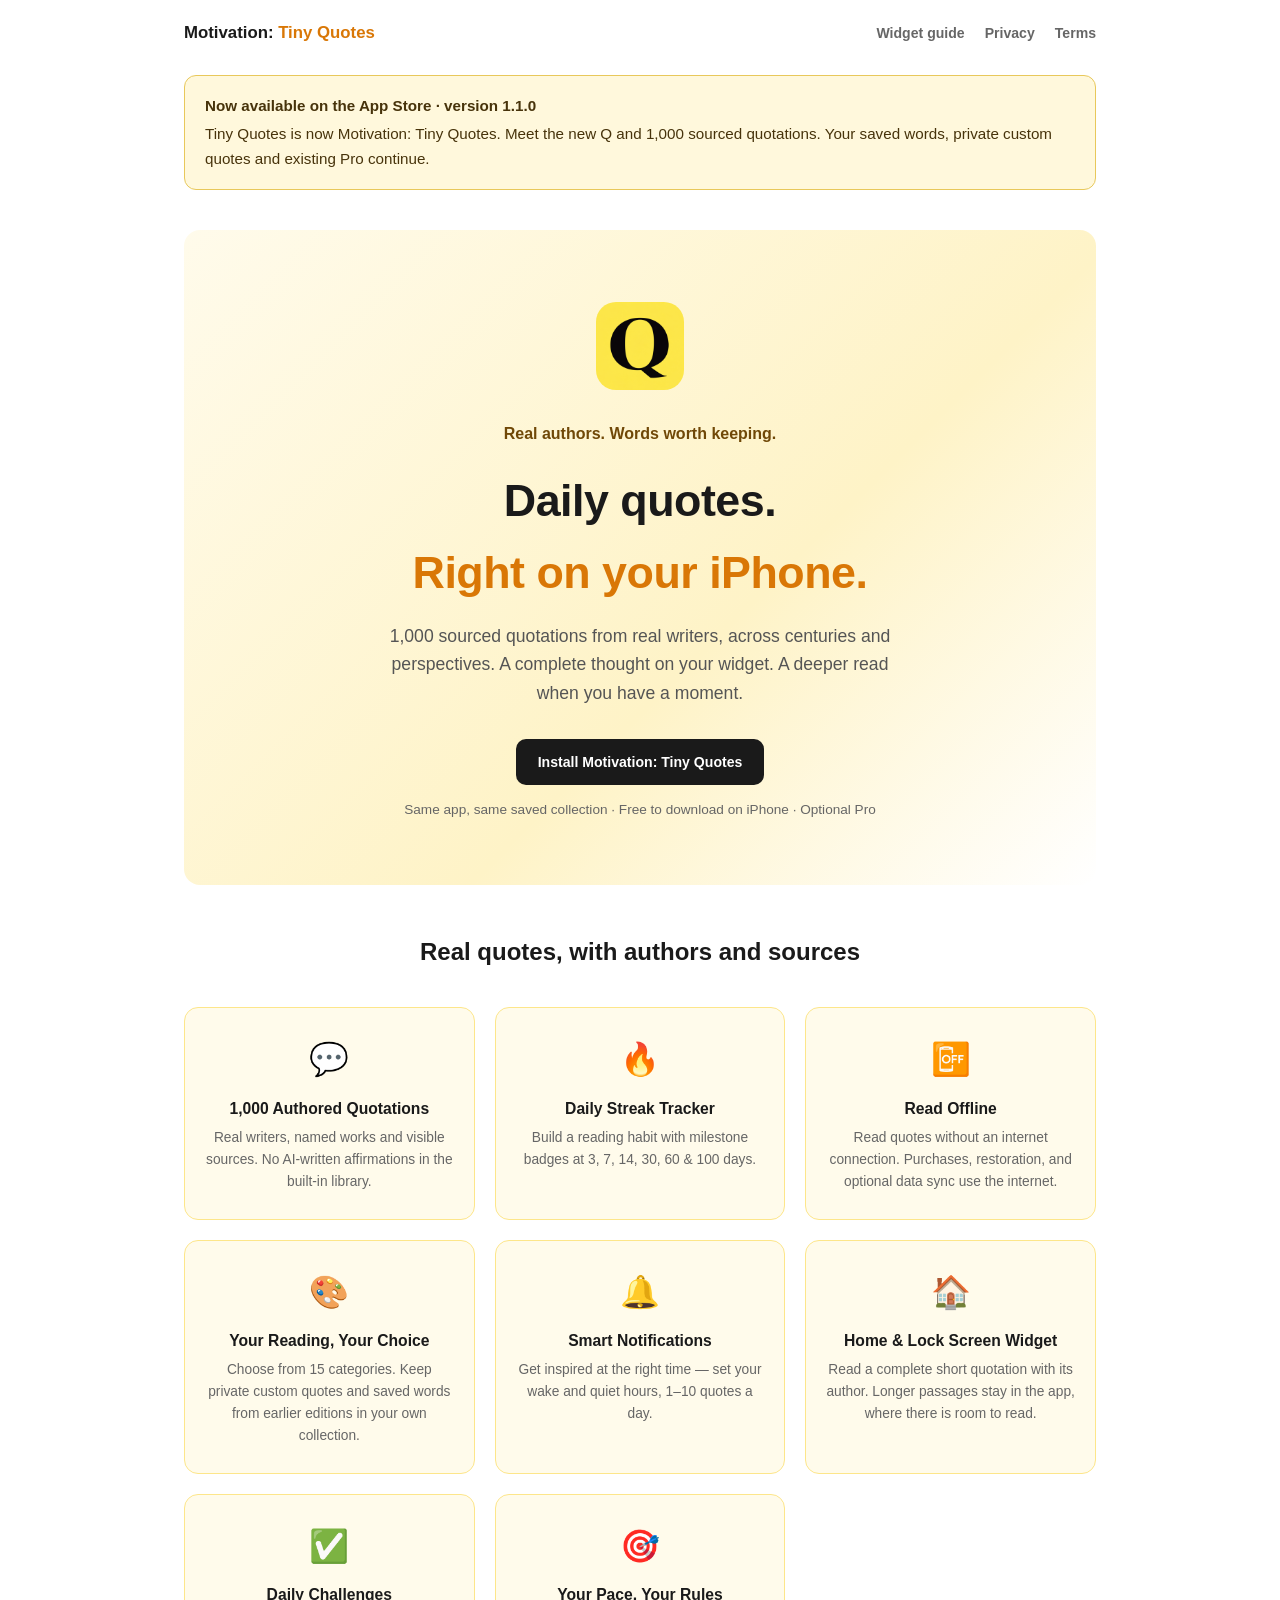
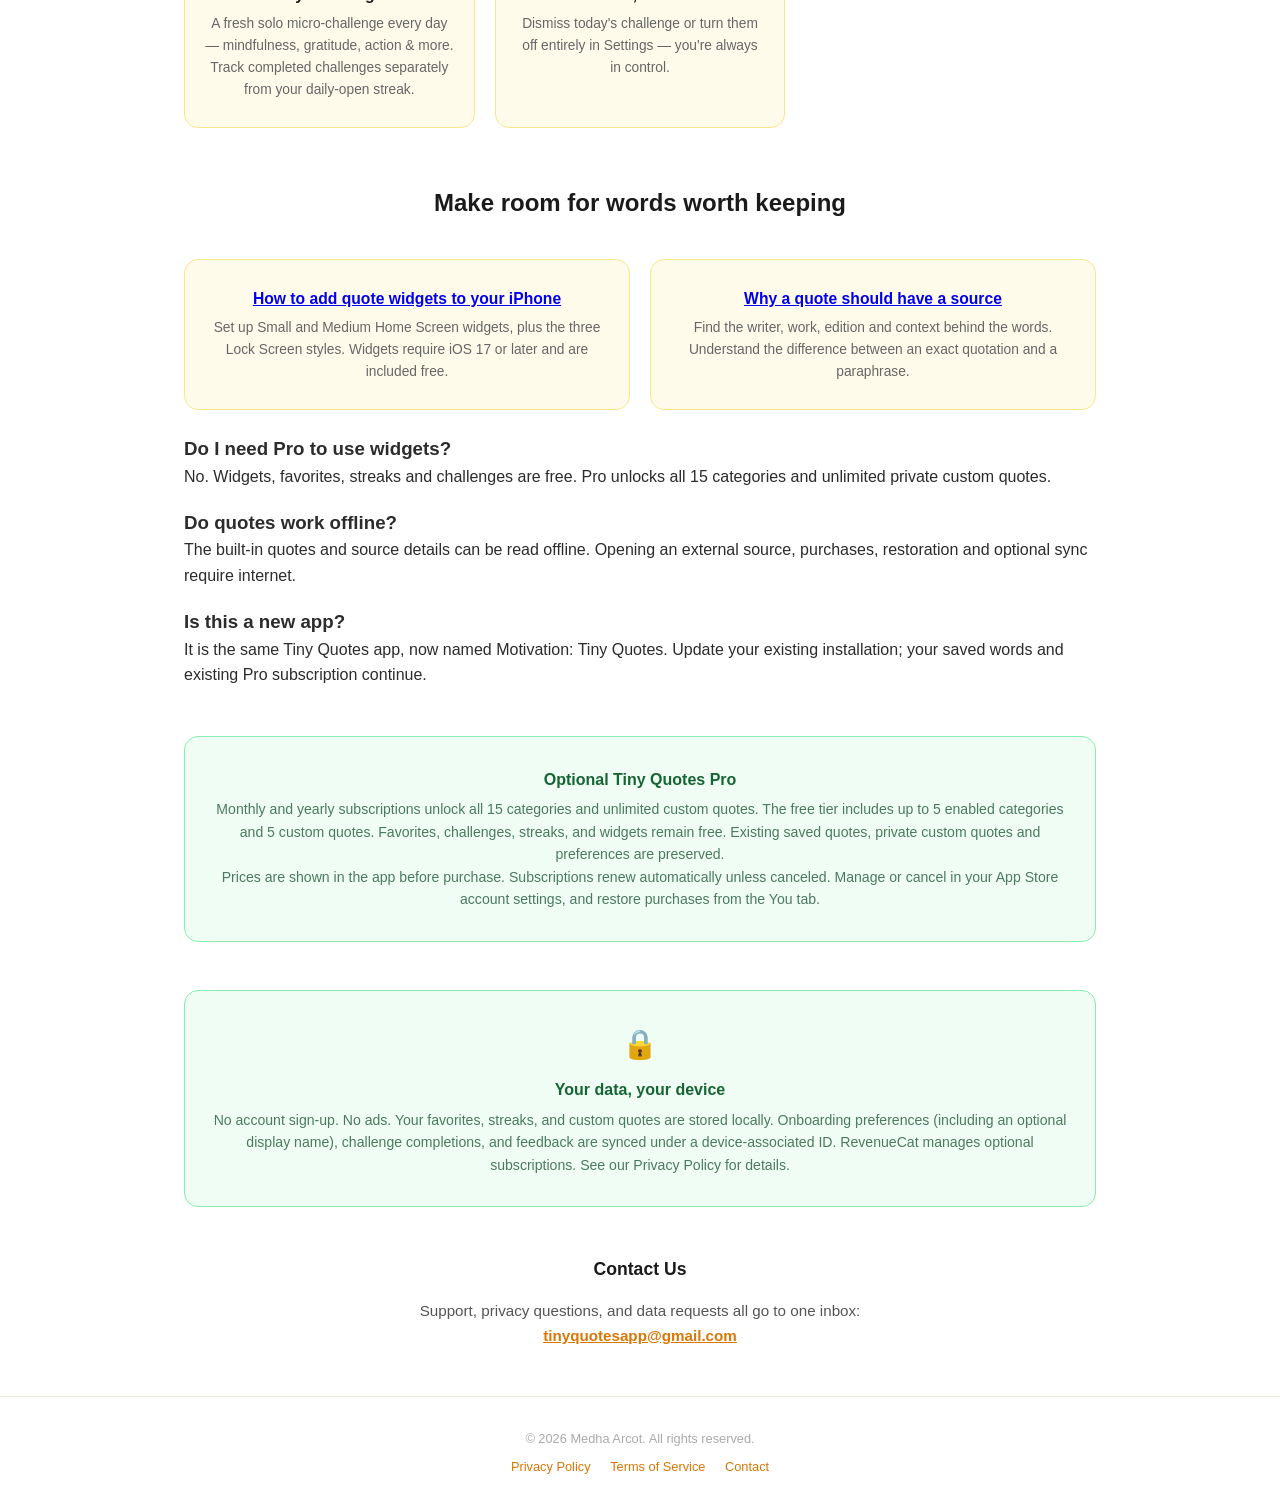
<file: index.html>
<!DOCTYPE html>
<html lang="en">
<head>
  <meta charset="UTF-8" />
  <meta name="viewport" content="width=device-width, initial-scale=1.0" />
  <title>Motivation: Tiny Quotes — iPhone Quote Widgets</title>
  <meta name="description" content="Discover 1,000 sourced quotes by real writers. Add complete quotes to iPhone Home and Lock Screen widgets, read offline and save favorites. Optional Pro." />
  <link rel="icon" href="/favicon.png" />
  <link rel="apple-touch-icon" href="/apple-touch-icon.png" />
  <link rel="canonical" href="https://tinyquotesapp.github.io/" />
  <meta property="og:type" content="website" />
  <meta property="og:title" content="Motivation: Tiny Quotes — iPhone Quote Widgets" />
  <meta property="og:description" content="Now available: 1,000 sourced quotations, complete iPhone widget quotes, longer reading and visible authors and sources. Free download; optional Pro." />
  <meta property="og:url" content="https://tinyquotesapp.github.io/" />
  <meta property="og:image" content="https://tinyquotesapp.github.io/og-image.png" />
  <meta name="twitter:card" content="summary_large_image" />
  <script type="application/ld+json">
  {"@context":"https://schema.org","@type":"SoftwareApplication","name":"Motivation: Tiny Quotes","applicationCategory":"ProductivityApplication","operatingSystem":"iOS 15.0 or later; widgets require iOS 17 or later","softwareVersion":"1.1.0","url":"https://tinyquotesapp.github.io/","downloadUrl":"https://apps.apple.com/app/id6782408726","image":"https://tinyquotesapp.github.io/app-icon.png","description":"An iPhone reading app with 1,000 sourced authored quotations, complete short quotes on widgets, offline reading and favorites. Free download with optional Pro subscriptions.","offers":{"@type":"Offer","price":"0","priceCurrency":"USD","url":"https://apps.apple.com/app/id6782408726"}}
  </script>
  <style>
    *, *::before, *::after { box-sizing: border-box; margin: 0; padding: 0; }
    body {
      font-family: 'Inter', -apple-system, BlinkMacSystemFont, 'Segoe UI', sans-serif;
      background: #ffffff;
      color: #2c2c2c;
      line-height: 1.6;
    }

    /* ── Page wrapper ── */
    .page { max-width: 960px; margin: 0 auto; padding: 0 24px; }

    /* ── Top nav ── */
    .topnav {
      max-width: 960px;
      margin: 0 auto;
      padding: 20px 24px 0;
      display: flex;
      justify-content: space-between;
      align-items: center;
    }
    .topnav .brand {
      font-weight: 800;
      font-size: 1.05rem;
      color: #1a1a1a;
      text-decoration: none;
    }
    .topnav .brand span { color: #d97706; }
    .topnav { gap: 16px; flex-wrap: wrap; }
    .topnav .links { display: flex; gap: 20px; }
    .topnav .links a {
      color: #666;
      text-decoration: none;
      font-size: 0.88rem;
      font-weight: 600;
    }
    .topnav .links a:hover { color: #d97706; }
    a:focus-visible { outline: 3px solid #1a1a1a; outline-offset: 5px; }
    .release-notice {
      margin-top: 28px;
      background: #fff8dc;
      border: 1px solid #e8c85b;
      border-radius: 12px;
      padding: 18px 20px;
      color: #47330b;
      font-size: 0.95rem;
    }
    .release-notice strong { display: block; margin-bottom: 4px; }

    /* ── Hero ── */
    .hero {
      background: linear-gradient(135deg, #fffbeb 0%, #fef3c7 60%, #fff 100%);
      text-align: center;
      padding: 72px 24px 64px;
      border-radius: 16px;
      margin: 40px 0 48px;
    }
    .hero h1 {
      font-size: clamp(2rem, 5vw, 2.8rem);
      font-weight: 800;
      color: #1a1a1a;
      margin-bottom: 14px;
      letter-spacing: -0.5px;
    }
    .hero h1 span { color: #d97706; }
    .hero .subtitle {
      font-size: 1.1rem;
      color: #555;
      max-width: 520px;
      margin: 0 auto 32px;
    }
    .badge-row {
      display: flex;
      justify-content: center;
      gap: 12px;
      flex-wrap: wrap;
      margin-bottom: 14px;
    }
    .store-btn {
      display: inline-flex;
      align-items: center;
      gap: 8px;
      background: #1a1a1a;
      color: #fff;
      text-decoration: none;
      border-radius: 10px;
      padding: 12px 22px;
      font-size: 0.88rem;
      font-weight: 600;
      transition: opacity 0.2s;
    }
    .store-btn:hover { opacity: 0.8; }
    .hero-note { font-size: 0.85rem; color: #666; }
    .release-label { margin-bottom: 18px; color: #704807; font-weight: 700; }

    /* ── Section titles ── */
    .section-title {
      text-align: center;
      font-size: 1.5rem;
      font-weight: 700;
      color: #1a1a1a;
      margin-bottom: 36px;
    }

    /* ── Features ── */
    .feature-grid {
      display: grid;
      grid-template-columns: repeat(auto-fit, minmax(220px, 1fr));
      gap: 20px;
      margin-bottom: 56px;
    }
    .feature-card {
      background: #fffbeb;
      border: 1px solid #fde68a;
      border-radius: 14px;
      padding: 26px 20px;
      text-align: center;
    }
    .feature-card .icon { font-size: 2rem; margin-bottom: 10px; }
    .feature-card h3 { font-size: 0.98rem; font-weight: 700; color: #1a1a1a; margin-bottom: 6px; }
    .feature-card p { font-size: 0.86rem; color: #666; }

    /* ── Privacy strip ── */
    .privacy-strip {
      background: #f0fdf4;
      border: 1px solid #86efac;
      border-radius: 14px;
      padding: 30px 28px;
      text-align: center;
      margin-bottom: 48px;
    }
    .privacy-strip .icon { font-size: 1.8rem; margin-bottom: 10px; }
    .privacy-strip h3 { font-size: 1rem; font-weight: 700; color: #166534; margin-bottom: 6px; }
    .privacy-strip p { font-size: 0.88rem; color: #4b7a5e; }

    /* ── Footer ── */
    footer {
      text-align: center;
      font-size: 0.8rem;
      color: #aaa;
      padding: 32px 24px;
      border-top: 1px solid #ece8e1;
      margin-top: 16px;
    }
    footer a { color: #d97706; text-decoration: none; margin: 0 8px; }
    footer a:hover { text-decoration: underline; }
  </style>
</head>
<body>

<nav class="topnav">
  <a class="brand" href="/">Motivation: <span>Tiny Quotes</span></a>
  <div class="links">
    <a href="/iphone-quote-widgets/">Widget guide</a>
    <a href="/privacy">Privacy</a>
    <a href="/terms">Terms</a>
  </div>
</nav>

<div class="page">

<aside class="release-notice" data-release-status="live" aria-label="Release status">
  <strong>Now available on the App Store · version 1.1.0</strong>
  Tiny Quotes is now Motivation: Tiny Quotes. Meet the new Q and 1,000 sourced
  quotations. Your saved words, private custom quotes and existing Pro continue.
</aside>

<!-- HERO -->
<section class="hero">
  <img src="/app-icon.png" alt="Motivation: Tiny Quotes — black Q on yellow" width="88" height="88" style="border-radius:20px;margin-bottom:24px;" />
  <p class="release-label">Real authors. Words worth keeping.</p>
  <h1>Daily quotes.<br /><span>Right on your iPhone.</span></h1>
  <p class="subtitle">1,000 sourced quotations from real writers, across centuries and perspectives. A complete thought on your widget. A deeper read when you have a moment.</p>
  <div class="badge-row">
    <a class="store-btn" href="https://apps.apple.com/app/id6782408726">Install Motivation: Tiny Quotes</a>
  </div>
  <p class="hero-note">Same app, same saved collection · Free to download on iPhone · Optional Pro</p>
</section>

<!-- FEATURES -->
<h2 class="section-title">Real quotes, with authors and sources</h2>
<div class="feature-grid">
  <div class="feature-card">
    <div class="icon">💬</div>
    <h3>1,000 Authored Quotations</h3>
    <p>Real writers, named works and visible sources. No AI-written affirmations in the built-in library.</p>
  </div>
  <div class="feature-card">
    <div class="icon">🔥</div>
    <h3>Daily Streak Tracker</h3>
    <p>Build a reading habit with milestone badges at 3, 7, 14, 30, 60 &amp; 100 days.</p>
  </div>
  <div class="feature-card">
    <div class="icon">📴</div>
    <h3>Read Offline</h3>
    <p>Read quotes without an internet connection. Purchases, restoration, and optional data sync use the internet.</p>
  </div>
  <div class="feature-card">
    <div class="icon">🎨</div>
    <h3>Your Reading, Your Choice</h3>
    <p>Choose from 15 categories. Keep private custom quotes and saved words from earlier editions in your own collection.</p>
  </div>
  <div class="feature-card">
    <div class="icon">🔔</div>
    <h3>Smart Notifications</h3>
    <p>Get inspired at the right time — set your wake and quiet hours, 1–10 quotes a day.</p>
  </div>
  <div class="feature-card">
    <div class="icon">🏠</div>
    <h3>Home &amp; Lock Screen Widget</h3>
    <p>Read a complete short quotation with its author. Longer passages stay in the app, where there is room to read.</p>
  </div>
  <div class="feature-card">
    <div class="icon">✅</div>
    <h3>Daily Challenges</h3>
    <p>A fresh solo micro-challenge every day — mindfulness, gratitude, action &amp; more. Track completed challenges separately from your daily-open streak.</p>
  </div>
  <div class="feature-card">
    <div class="icon">🎯</div>
    <h3>Your Pace, Your Rules</h3>
    <p>Dismiss today's challenge or turn them off entirely in Settings — you're always in control.</p>
  </div>
</div>

<section aria-labelledby="guides-heading" style="margin:0 0 48px;">
  <h2 id="guides-heading" class="section-title">Make room for words worth keeping</h2>
  <div class="feature-grid" style="margin-bottom:24px;">
    <article class="feature-card"><h3><a href="/iphone-quote-widgets/">How to add quote widgets to your iPhone</a></h3><p>Set up Small and Medium Home Screen widgets, plus the three Lock Screen styles. Widgets require iOS 17 or later and are included free.</p></article>
    <article class="feature-card"><h3><a href="/quotes-with-sources/">Why a quote should have a source</a></h3><p>Find the writer, work, edition and context behind the words. Understand the difference between an exact quotation and a paraphrase.</p></article>
  </div>
  <h3>Do I need Pro to use widgets?</h3><p>No. Widgets, favorites, streaks and challenges are free. Pro unlocks all 15 categories and unlimited private custom quotes.</p>
  <h3 style="margin-top:18px;">Do quotes work offline?</h3><p>The built-in quotes and source details can be read offline. Opening an external source, purchases, restoration and optional sync require internet.</p>
  <h3 style="margin-top:18px;">Is this a new app?</h3><p>It is the same Tiny Quotes app, now named Motivation: Tiny Quotes. Update your existing installation; your saved words and existing Pro subscription continue.</p>
</section>

<div class="privacy-strip">
  <h3>Optional Tiny Quotes Pro</h3>
  <p>Monthly and yearly subscriptions unlock all 15 categories and unlimited custom quotes. The free tier includes up to 5 enabled categories and 5 custom quotes. Favorites, challenges, streaks, and widgets remain free. Existing saved quotes, private custom quotes and preferences are preserved.</p>
  <p>Prices are shown in the app before purchase. Subscriptions renew automatically unless canceled. Manage or cancel in your App Store account settings, and restore purchases from the You tab.</p>
</div>

<!-- PRIVACY ASSURANCE -->
<div class="privacy-strip">
  <div class="icon">🔒</div>
  <h3>Your data, your device</h3>
  <p>No account sign-up. No ads. Your favorites, streaks, and custom quotes are stored locally. Onboarding preferences (including an optional display name), challenge completions, and feedback are synced under a device-associated ID. RevenueCat manages optional subscriptions. See our Privacy Policy for details.</p>
</div>

</div><!-- /.page -->

<div class="page" style="margin-bottom:48px;">
  <p class="section-title" style="font-size:1.1rem;margin-bottom:16px;">Contact Us</p>
  <p style="text-align:center;font-size:0.95rem;color:#555;">Support, privacy questions, and data requests all go to one inbox:<br />
  <a href="mailto:tinyquotesapp@gmail.com" style="color:#d97706;font-weight:600;">tinyquotesapp@gmail.com</a></p>
</div>

<footer>
  <p>© 2026 Medha Arcot. All rights reserved.</p>
  <p style="margin-top:8px;">
    <a href="/privacy">Privacy Policy</a>
    <a href="/terms">Terms of Service</a>
    <a href="mailto:tinyquotesapp@gmail.com">Contact</a>
  </p>
</footer>

</body>
</html>
</file>
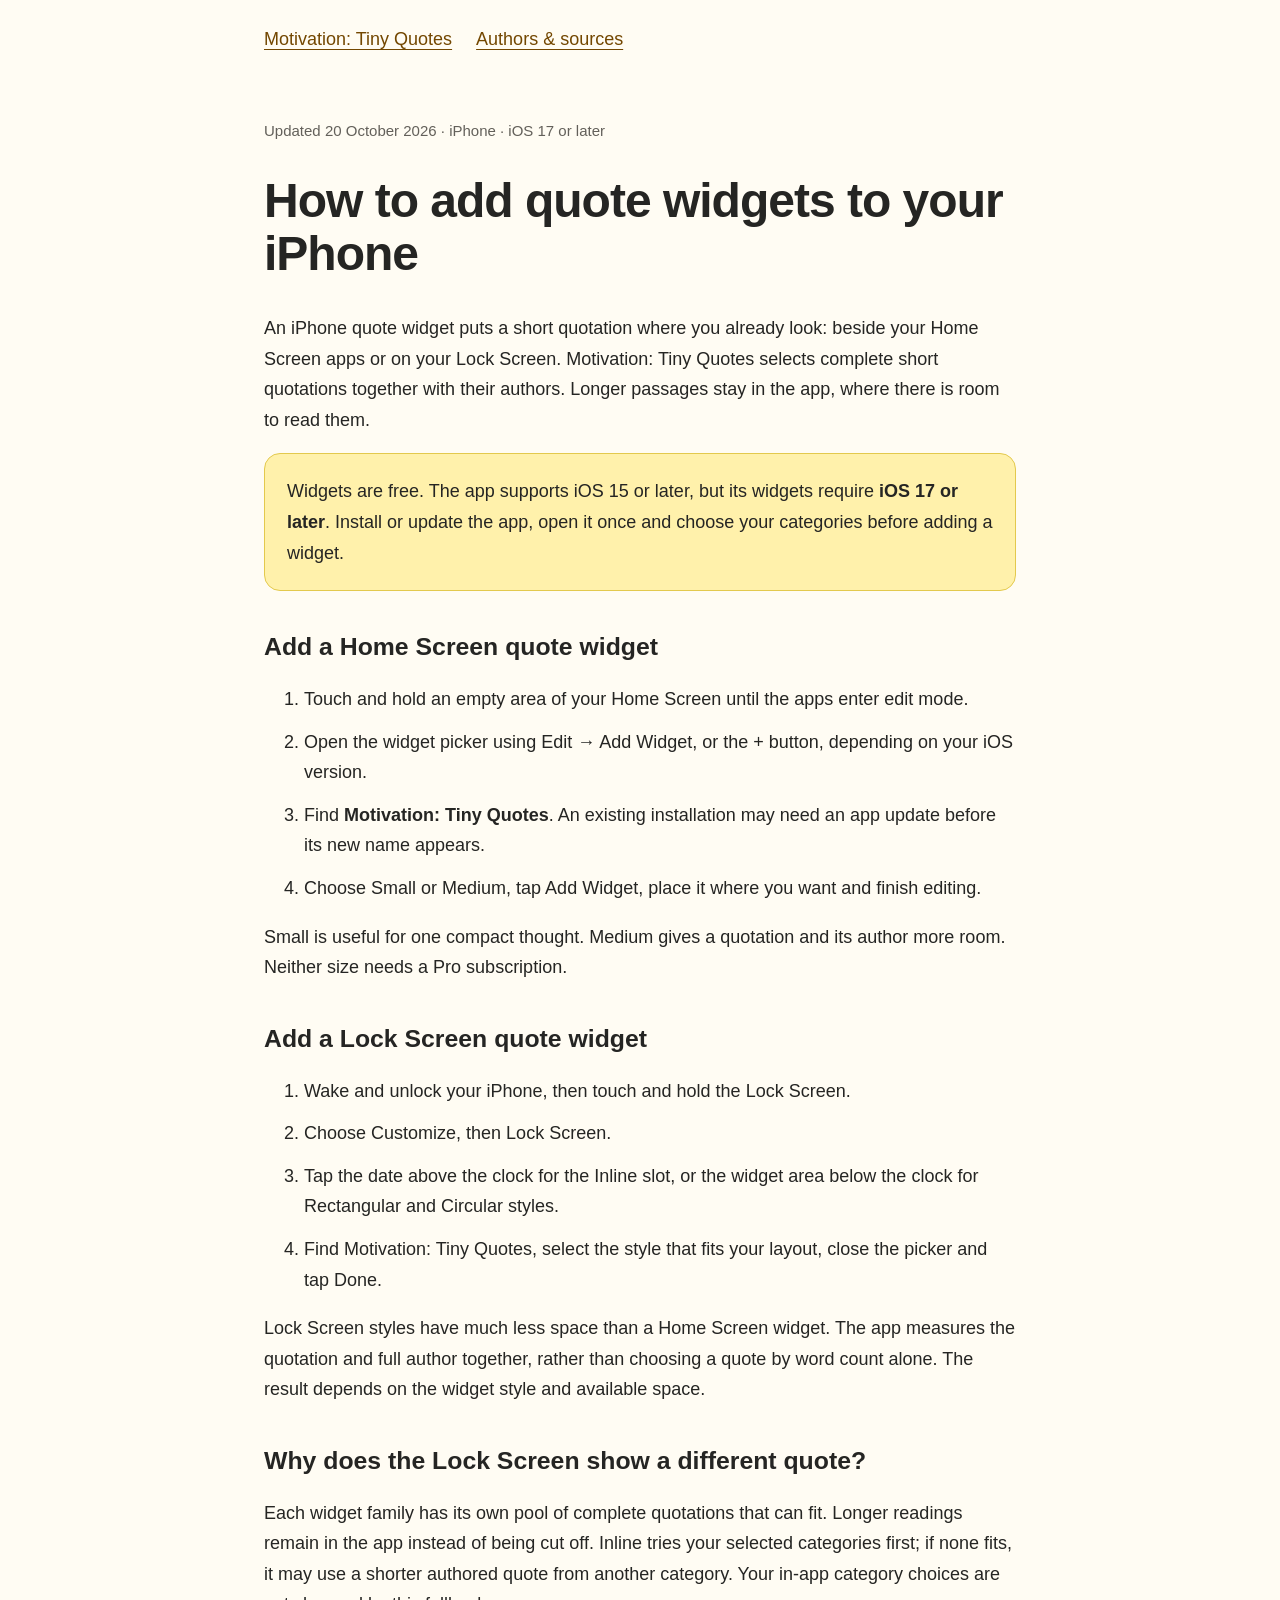
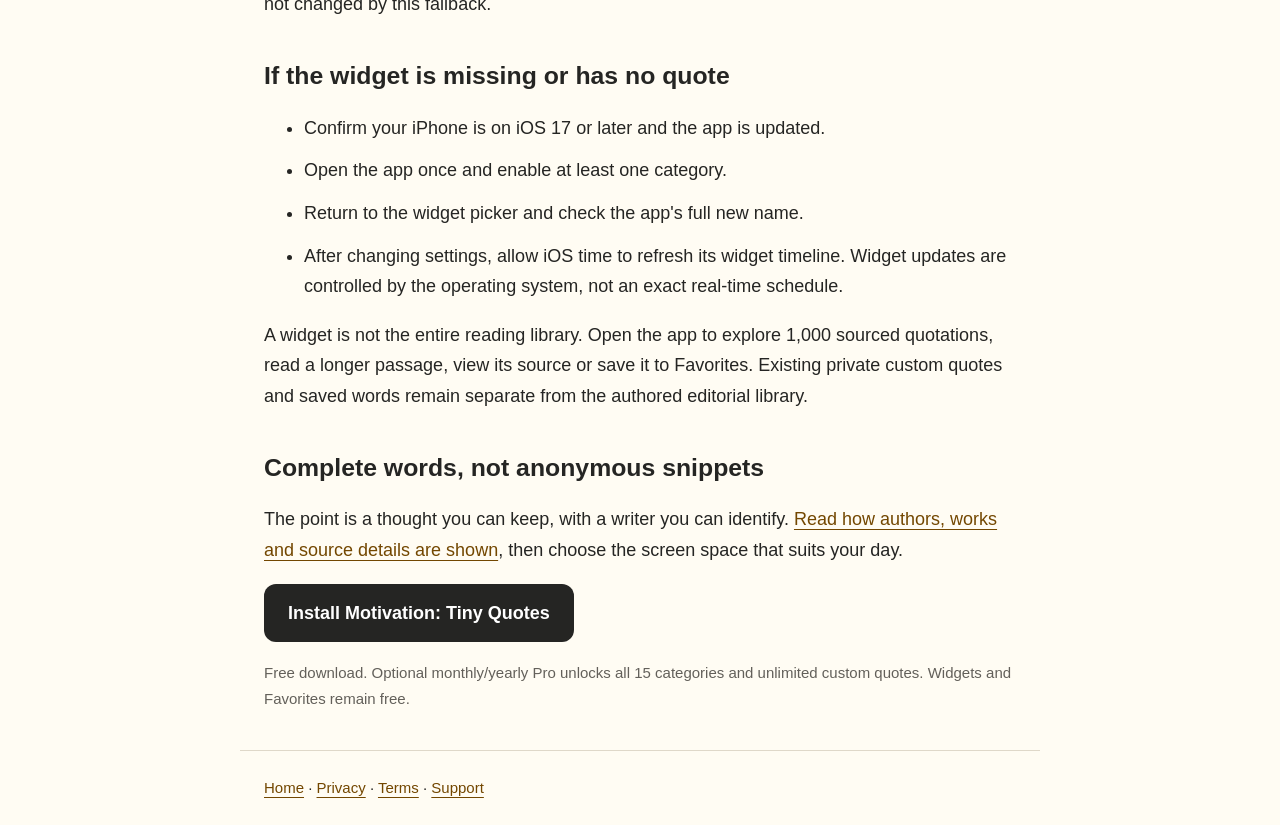
<file: iphone-quote-widgets/index.html>
<!doctype html>
<html lang="en"><head><meta charset="utf-8"><meta name="viewport" content="width=device-width,initial-scale=1">
<title>iPhone Quote Widgets: Home &amp; Lock Screen Setup</title>
<meta name="description" content="Add complete quotes and authors to your iPhone Home Screen and Lock Screen. A step-by-step Motivation: Tiny Quotes widget guide for iOS 17 and later.">
<link rel="canonical" href="https://tinyquotesapp.github.io/iphone-quote-widgets/"><link rel="icon" href="/favicon.png"><link rel="stylesheet" href="/guide.css">
<meta property="og:title" content="iPhone Quote Widgets: Home &amp; Lock Screen Setup"><meta property="og:description" content="A complete thought at a glance. Set up free Tiny Quotes widgets on iOS 17 or later."><meta property="og:type" content="article"><meta property="og:url" content="https://tinyquotesapp.github.io/iphone-quote-widgets/"><meta property="og:image" content="https://tinyquotesapp.github.io/og-image.png">
</head><body><nav><a href="/">Motivation: Tiny Quotes</a><a href="/quotes-with-sources/">Authors &amp; sources</a></nav><main>
<p class="meta">Updated 20 October 2026 · iPhone · iOS 17 or later</p>
<h1>How to add quote widgets to your iPhone</h1>
<p>An iPhone quote widget puts a short quotation where you already look: beside your Home Screen apps or on your Lock Screen. Motivation: Tiny Quotes selects complete short quotations together with their authors. Longer passages stay in the app, where there is room to read them.</p>
<p class="callout">Widgets are free. The app supports iOS 15 or later, but its widgets require <strong>iOS 17 or later</strong>. Install or update the app, open it once and choose your categories before adding a widget.</p>
<h2>Add a Home Screen quote widget</h2><ol>
<li>Touch and hold an empty area of your Home Screen until the apps enter edit mode.</li>
<li>Open the widget picker using Edit → Add Widget, or the + button, depending on your iOS version.</li>
<li>Find <strong>Motivation: Tiny Quotes</strong>. An existing installation may need an app update before its new name appears.</li>
<li>Choose Small or Medium, tap Add Widget, place it where you want and finish editing.</li>
</ol><p>Small is useful for one compact thought. Medium gives a quotation and its author more room. Neither size needs a Pro subscription.</p>
<h2>Add a Lock Screen quote widget</h2><ol>
<li>Wake and unlock your iPhone, then touch and hold the Lock Screen.</li>
<li>Choose Customize, then Lock Screen.</li>
<li>Tap the date above the clock for the Inline slot, or the widget area below the clock for Rectangular and Circular styles.</li>
<li>Find Motivation: Tiny Quotes, select the style that fits your layout, close the picker and tap Done.</li>
</ol><p>Lock Screen styles have much less space than a Home Screen widget. The app measures the quotation and full author together, rather than choosing a quote by word count alone. The result depends on the widget style and available space.</p>
<h2>Why does the Lock Screen show a different quote?</h2><p>Each widget family has its own pool of complete quotations that can fit. Longer readings remain in the app instead of being cut off. Inline tries your selected categories first; if none fits, it may use a shorter authored quote from another category. Your in-app category choices are not changed by this fallback.</p>
<h2>If the widget is missing or has no quote</h2><ul>
<li>Confirm your iPhone is on iOS 17 or later and the app is updated.</li><li>Open the app once and enable at least one category.</li><li>Return to the widget picker and check the app's full new name.</li><li>After changing settings, allow iOS time to refresh its widget timeline. Widget updates are controlled by the operating system, not an exact real-time schedule.</li>
</ul><p>A widget is not the entire reading library. Open the app to explore 1,000 sourced quotations, read a longer passage, view its source or save it to Favorites. Existing private custom quotes and saved words remain separate from the authored editorial library.</p>
<h2>Complete words, not anonymous snippets</h2><p>The point is a thought you can keep, with a writer you can identify. <a href="/quotes-with-sources/">Read how authors, works and source details are shown</a>, then choose the screen space that suits your day.</p>
<p><a class="cta" href="https://apps.apple.com/app/id6782408726">Install Motivation: Tiny Quotes</a></p><p class="meta">Free download. Optional monthly/yearly Pro unlocks all 15 categories and unlimited custom quotes. Widgets and Favorites remain free.</p>
</main><footer><a href="/">Home</a> · <a href="/privacy/">Privacy</a> · <a href="/terms/">Terms</a> · <a href="mailto:tinyquotesapp@gmail.com">Support</a></footer></body></html>
</file>
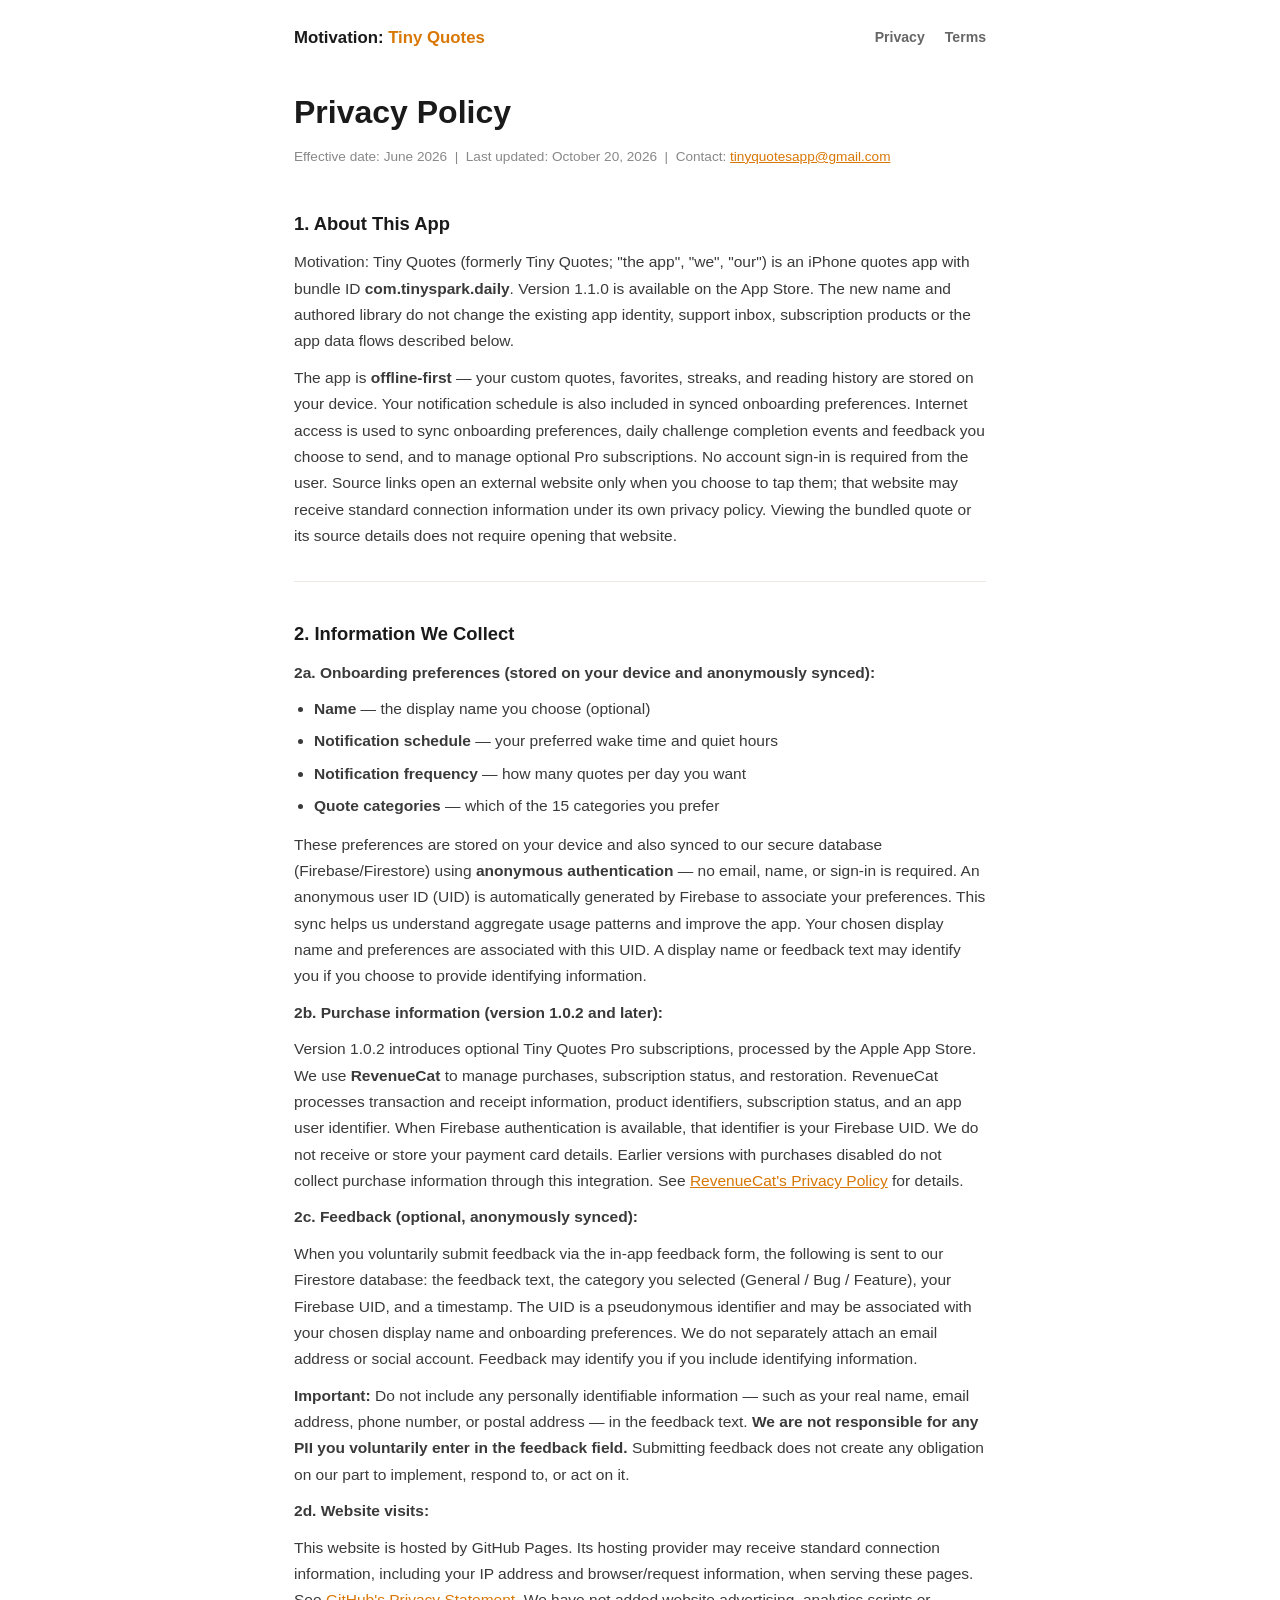
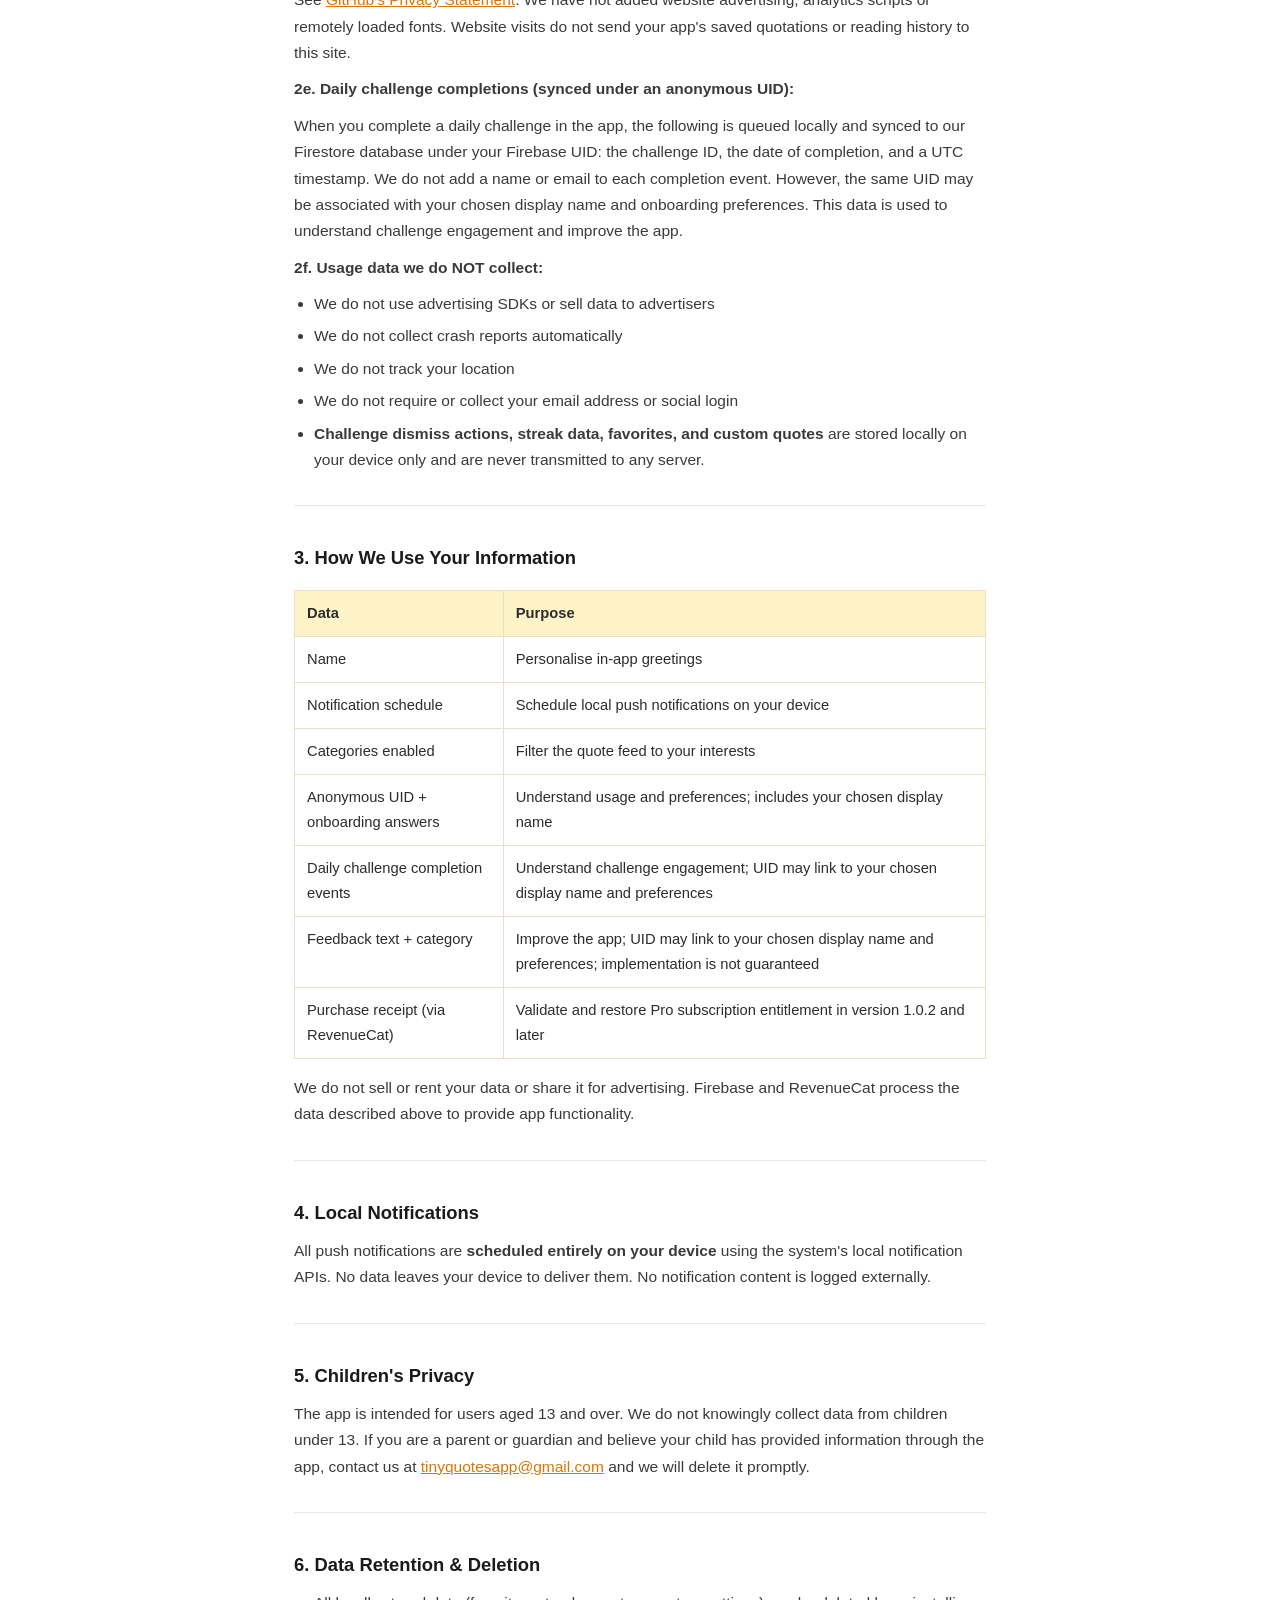
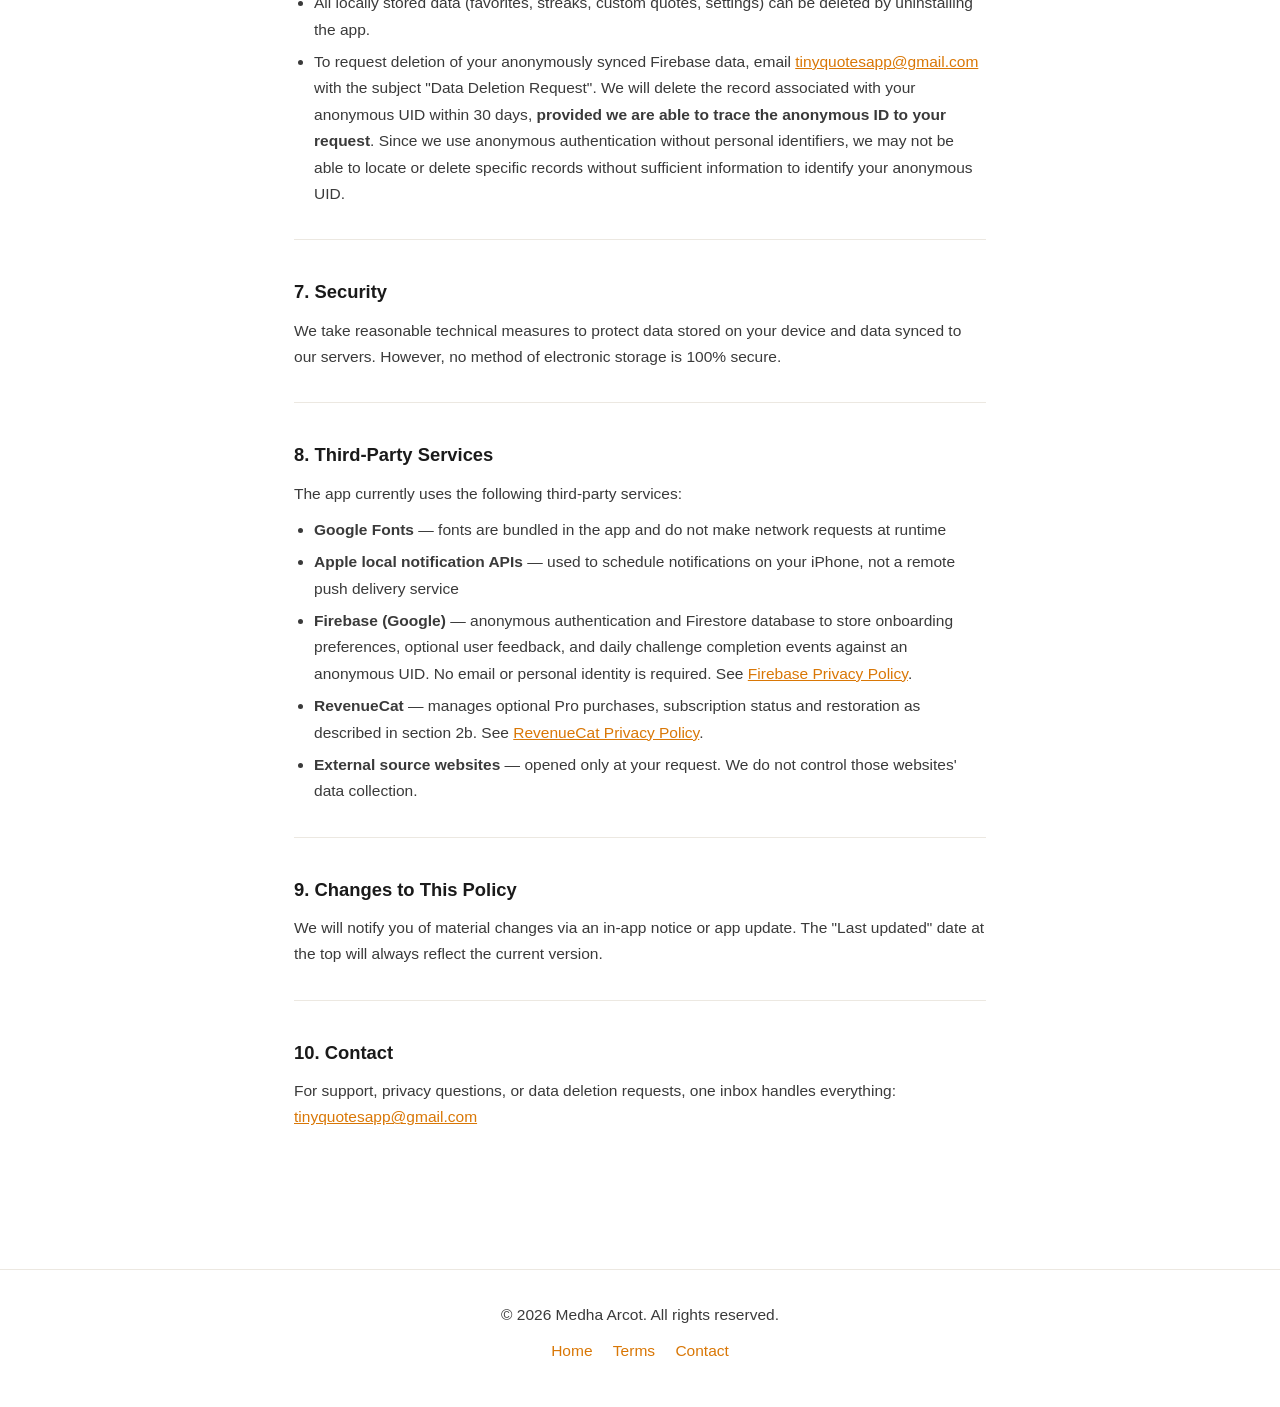
<file: privacy/index.html>
<!DOCTYPE html>
<html lang="en">
<head>
  <meta charset="UTF-8" />
  <meta name="viewport" content="width=device-width, initial-scale=1.0" />
  <title>Privacy Policy — Motivation: Tiny Quotes</title>
  <link rel="icon" href="/favicon.png" />
  <link rel="apple-touch-icon" href="/apple-touch-icon.png" />
  <link rel="canonical" href="https://tinyquotesapp.github.io/privacy/" />
  <style>
    *, *::before, *::after { box-sizing: border-box; margin: 0; padding: 0; }
    body {
      font-family: -apple-system, BlinkMacSystemFont, 'Segoe UI', Roboto, Helvetica, Arial, sans-serif;
      background: #ffffff;
      color: #2c2c2c;
      line-height: 1.7;
    }
    .topnav { max-width: 740px; margin: 0 auto; padding: 24px 24px 0; display: flex; justify-content: space-between; align-items: center; }
    .topnav .brand { font-weight: 800; font-size: 1.05rem; color: #1a1a1a; text-decoration: none; }
    .topnav .brand span { color: #d97706; }
    .topnav .links { display: flex; gap: 20px; }
    .topnav .links a { color: #666; text-decoration: none; font-size: 0.88rem; font-weight: 600; }
    .topnav .links a:hover { color: #d97706; }
    .container { max-width: 740px; margin: 0 auto 48px; padding: 32px 24px 80px; }
    h1 { font-size: 2rem; font-weight: 700; color: #1a1a1a; margin-bottom: 6px; }
    .meta { font-size: 0.85rem; color: #888; margin-bottom: 40px; }
    h2 { font-size: 1.15rem; font-weight: 700; color: #1a1a1a; margin: 36px 0 10px; }
    p, li { font-size: 0.97rem; color: #3a3a3a; margin-bottom: 10px; }
    ul { padding-left: 20px; margin-bottom: 12px; }
    li { margin-bottom: 6px; }
    table { width: 100%; border-collapse: collapse; margin: 16px 0; font-size: 0.92rem; }
    th { background: #fef3c7; text-align: left; padding: 10px 12px; border: 1px solid #e8dfc9; }
    td { padding: 10px 12px; border: 1px solid #e8dfc9; vertical-align: top; }
    a { color: #d97706; }
    .divider { border: none; border-top: 1px solid #ece8e1; margin: 32px 0; }
    footer { text-align: center; font-size: 0.8rem; color: #aaa; padding: 32px 24px; border-top: 1px solid #ece8e1; margin-top: 40px; }
    footer a { color: #d97706; text-decoration: none; margin: 0 8px; }
    footer a:hover { text-decoration: underline; }
  </style>
</head>
<body>
<nav class="topnav">
  <a class="brand" href="/">Motivation: <span>Tiny Quotes</span></a>
  <div class="links">
    <a href="/privacy">Privacy</a>
    <a href="/terms">Terms</a>
  </div>
</nav>
<div class="container">
  <h1>Privacy Policy</h1>
  <p class="meta">Effective date: June 2026 &nbsp;|&nbsp; Last updated: October 20, 2026 &nbsp;|&nbsp; Contact: <a href="mailto:tinyquotesapp@gmail.com">tinyquotesapp@gmail.com</a></p>

  <h2>1. About This App</h2>
  <p>Motivation: Tiny Quotes (formerly Tiny Quotes; "the app", "we", "our") is an iPhone quotes app with bundle ID <strong>com.tinyspark.daily</strong>. Version 1.1.0 is available on the App Store. The new name and authored library do not change the existing app identity, support inbox, subscription products or the app data flows described below.</p>
  <p>The app is <strong>offline-first</strong> — your custom quotes, favorites, streaks, and reading history are stored on your device. Your notification schedule is also included in synced onboarding preferences. Internet access is used to sync onboarding preferences, daily challenge completion events and feedback you choose to send, and to manage optional Pro subscriptions. No account sign-in is required from the user. Source links open an external website only when you choose to tap them; that website may receive standard connection information under its own privacy policy. Viewing the bundled quote or its source details does not require opening that website.</p>

  <hr class="divider" />

  <h2>2. Information We Collect</h2>

  <p><strong>2a. Onboarding preferences (stored on your device and anonymously synced):</strong></p>
  <ul>
    <li><strong>Name</strong> — the display name you choose (optional)</li>
    <li><strong>Notification schedule</strong> — your preferred wake time and quiet hours</li>
    <li><strong>Notification frequency</strong> — how many quotes per day you want</li>
    <li><strong>Quote categories</strong> — which of the 15 categories you prefer</li>
  </ul>
  <p>These preferences are stored on your device and also synced to our secure database (Firebase/Firestore) using <strong>anonymous authentication</strong> — no email, name, or sign-in is required. An anonymous user ID (UID) is automatically generated by Firebase to associate your preferences. This sync helps us understand aggregate usage patterns and improve the app. Your chosen display name and preferences are associated with this UID. A display name or feedback text may identify you if you choose to provide identifying information.</p>

  <p><strong>2b. Purchase information (version 1.0.2 and later):</strong></p>
  <p>Version 1.0.2 introduces optional Tiny Quotes Pro subscriptions, processed by the Apple App Store. We use <strong>RevenueCat</strong> to manage purchases, subscription status, and restoration. RevenueCat processes transaction and receipt information, product identifiers, subscription status, and an app user identifier. When Firebase authentication is available, that identifier is your Firebase UID. We do not receive or store your payment card details. Earlier versions with purchases disabled do not collect purchase information through this integration. See <a href="https://www.revenuecat.com/privacy" target="_blank" rel="noopener noreferrer">RevenueCat's Privacy Policy</a> for details.</p>

  <p><strong>2c. Feedback (optional, anonymously synced):</strong></p>
  <p>When you voluntarily submit feedback via the in-app feedback form, the following is sent to our Firestore database: the feedback text, the category you selected (General / Bug / Feature), your Firebase UID, and a timestamp. The UID is a pseudonymous identifier and may be associated with your chosen display name and onboarding preferences. We do not separately attach an email address or social account. Feedback may identify you if you include identifying information.</p>
  <p><strong>Important:</strong> Do not include any personally identifiable information — such as your real name, email address, phone number, or postal address — in the feedback text. <strong>We are not responsible for any PII you voluntarily enter in the feedback field.</strong> Submitting feedback does not create any obligation on our part to implement, respond to, or act on it.</p>

  <p><strong>2d. Website visits:</strong></p>
  <p>This website is hosted by GitHub Pages. Its hosting provider may receive standard connection information, including your IP address and browser/request information, when serving these pages. See <a href="https://docs.github.com/en/site-policy/privacy-policies/github-general-privacy-statement" target="_blank" rel="noopener noreferrer">GitHub's Privacy Statement</a>. We have not added website advertising, analytics scripts or remotely loaded fonts. Website visits do not send your app's saved quotations or reading history to this site.</p>

  <p><strong>2e. Daily challenge completions (synced under an anonymous UID):</strong></p>
  <p>When you complete a daily challenge in the app, the following is queued locally and synced to our Firestore database under your Firebase UID: the challenge ID, the date of completion, and a UTC timestamp. We do not add a name or email to each completion event. However, the same UID may be associated with your chosen display name and onboarding preferences. This data is used to understand challenge engagement and improve the app.</p>

  <p><strong>2f. Usage data we do NOT collect:</strong></p>
  <ul>
    <li>We do not use advertising SDKs or sell data to advertisers</li>
    <li>We do not collect crash reports automatically</li>
    <li>We do not track your location</li>
    <li>We do not require or collect your email address or social login</li>
    <li><strong>Challenge dismiss actions, streak data, favorites, and custom quotes</strong> are stored locally on your device only and are never transmitted to any server.</li>
  </ul>

  <hr class="divider" />

  <h2>3. How We Use Your Information</h2>
  <table>
    <tr><th>Data</th><th>Purpose</th></tr>
    <tr><td>Name</td><td>Personalise in-app greetings</td></tr>
    <tr><td>Notification schedule</td><td>Schedule local push notifications on your device</td></tr>
    <tr><td>Categories enabled</td><td>Filter the quote feed to your interests</td></tr>
    <tr><td>Anonymous UID + onboarding answers</td><td>Understand usage and preferences; includes your chosen display name</td></tr>
    <tr><td>Daily challenge completion events</td><td>Understand challenge engagement; UID may link to your chosen display name and preferences</td></tr>
    <tr><td>Feedback text + category</td><td>Improve the app; UID may link to your chosen display name and preferences; implementation is not guaranteed</td></tr>
    <tr><td>Purchase receipt (via RevenueCat)</td><td>Validate and restore Pro subscription entitlement in version 1.0.2 and later</td></tr>
  </table>
  <p>We do not sell or rent your data or share it for advertising. Firebase and RevenueCat process the data described above to provide app functionality.</p>

  <hr class="divider" />

  <h2>4. Local Notifications</h2>
  <p>All push notifications are <strong>scheduled entirely on your device</strong> using the system's local notification APIs. No data leaves your device to deliver them. No notification content is logged externally.</p>

  <hr class="divider" />

  <h2>5. Children's Privacy</h2>
  <p>The app is intended for users aged 13 and over. We do not knowingly collect data from children under 13. If you are a parent or guardian and believe your child has provided information through the app, contact us at <a href="mailto:tinyquotesapp@gmail.com">tinyquotesapp@gmail.com</a> and we will delete it promptly.</p>

  <hr class="divider" />

  <h2>6. Data Retention &amp; Deletion</h2>
  <ul>
    <li>All locally stored data (favorites, streaks, custom quotes, settings) can be deleted by uninstalling the app.</li>
    <li>To request deletion of your anonymously synced Firebase data, email <a href="mailto:tinyquotesapp@gmail.com">tinyquotesapp@gmail.com</a> with the subject "Data Deletion Request". We will delete the record associated with your anonymous UID within 30 days, <strong>provided we are able to trace the anonymous ID to your request</strong>. Since we use anonymous authentication without personal identifiers, we may not be able to locate or delete specific records without sufficient information to identify your anonymous UID.</li>
  </ul>

  <hr class="divider" />

  <h2>7. Security</h2>
  <p>We take reasonable technical measures to protect data stored on your device and data synced to our servers. However, no method of electronic storage is 100% secure.</p>

  <hr class="divider" />

  <h2>8. Third-Party Services</h2>
  <p>The app currently uses the following third-party services:</p>
  <ul>
    <li><strong>Google Fonts</strong> — fonts are bundled in the app and do not make network requests at runtime</li>
    <li><strong>Apple local notification APIs</strong> — used to schedule notifications on your iPhone, not a remote push delivery service</li>
    <li><strong>Firebase (Google)</strong> — anonymous authentication and Firestore database to store onboarding preferences, optional user feedback, and daily challenge completion events against an anonymous UID. No email or personal identity is required. See <a href="https://firebase.google.com/support/privacy" target="_blank" rel="noopener noreferrer">Firebase Privacy Policy</a>.</li>
    <li><strong>RevenueCat</strong> — manages optional Pro purchases, subscription status and restoration as described in section 2b. See <a href="https://www.revenuecat.com/privacy" target="_blank" rel="noopener noreferrer">RevenueCat Privacy Policy</a>.</li>
    <li><strong>External source websites</strong> — opened only at your request. We do not control those websites' data collection.</li>
  </ul>

  <hr class="divider" />

  <h2>9. Changes to This Policy</h2>
  <p>We will notify you of material changes via an in-app notice or app update. The "Last updated" date at the top will always reflect the current version.</p>

  <hr class="divider" />

  <h2>10. Contact</h2>
  <p>For support, privacy questions, or data deletion requests, one inbox handles everything:<br />
  <a href="mailto:tinyquotesapp@gmail.com">tinyquotesapp@gmail.com</a></p>
</div>

<footer>
  <p>© 2026 Medha Arcot. All rights reserved.</p>
  <p style="margin-top:8px;">
    <a href="/">Home</a>
    <a href="/terms">Terms</a>
    <a href="mailto:tinyquotesapp@gmail.com">Contact</a>
  </p>
</footer>

</body>
</html>
</file>
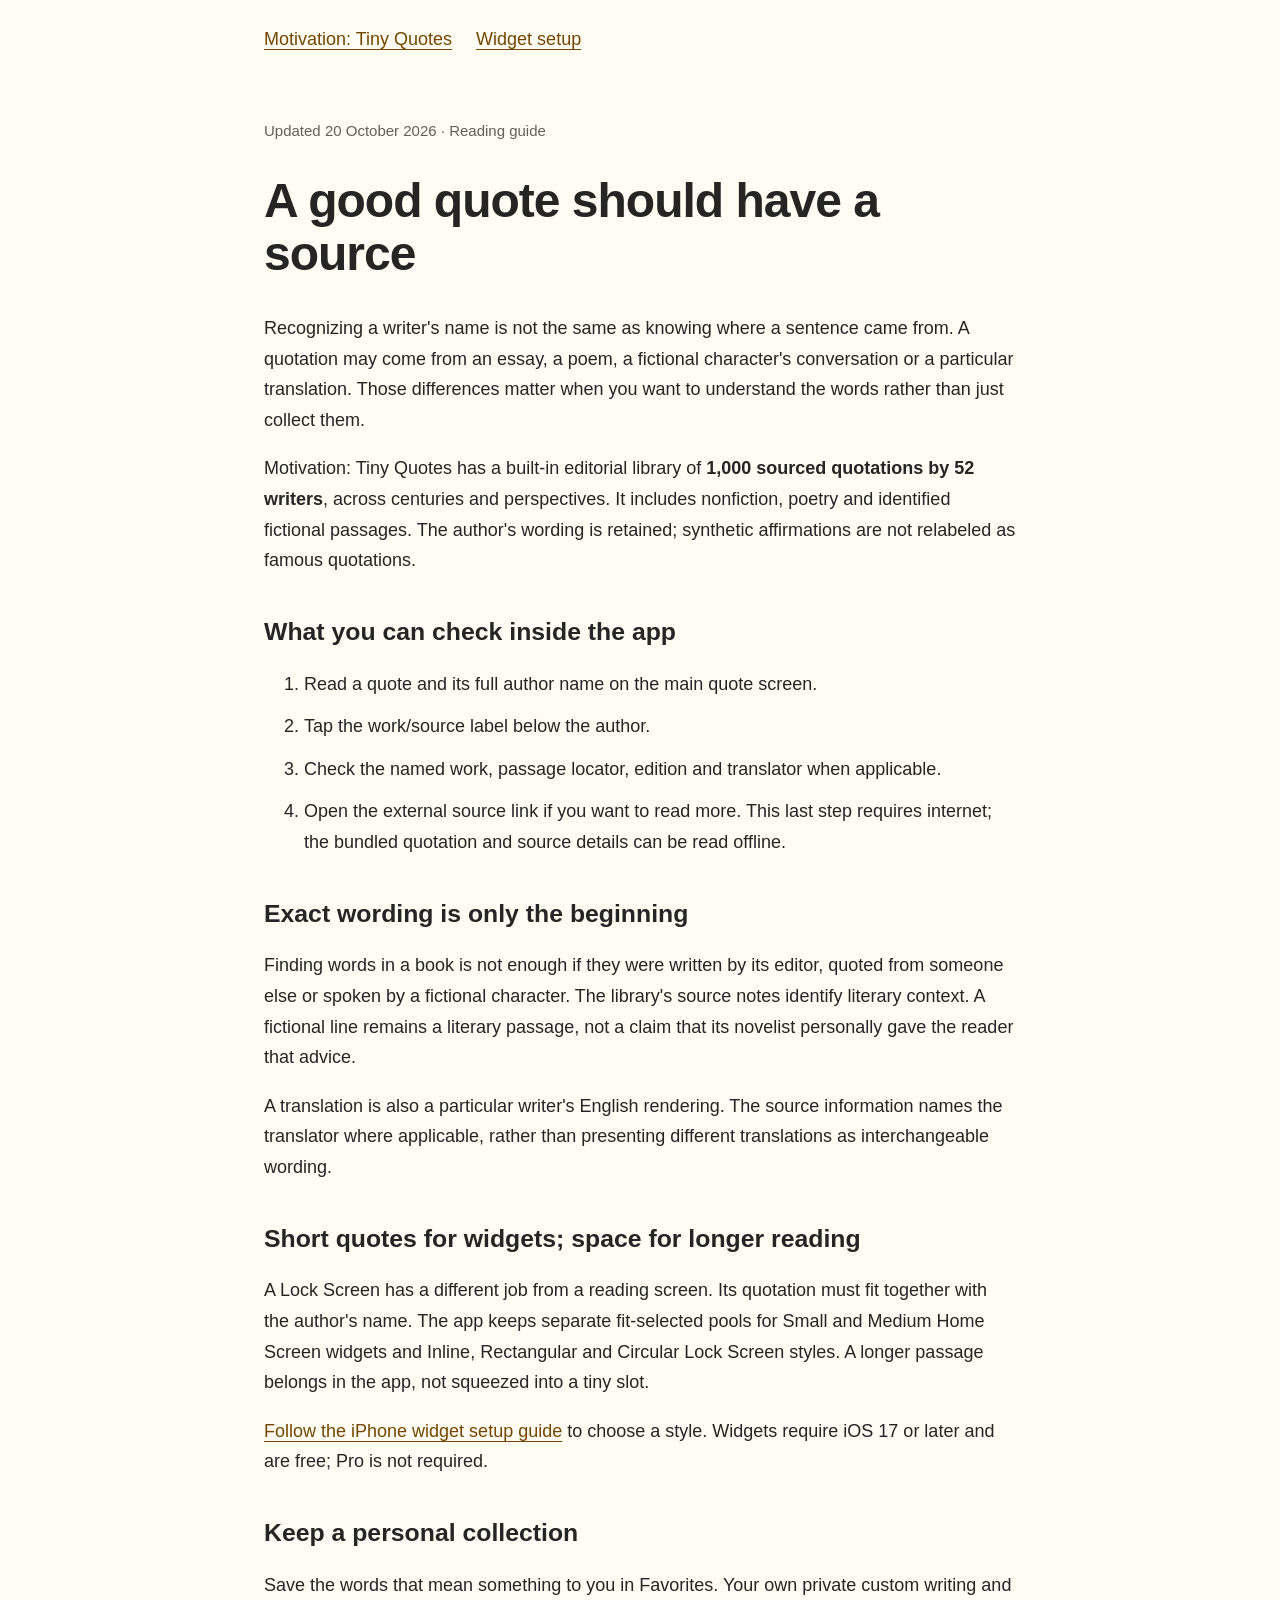
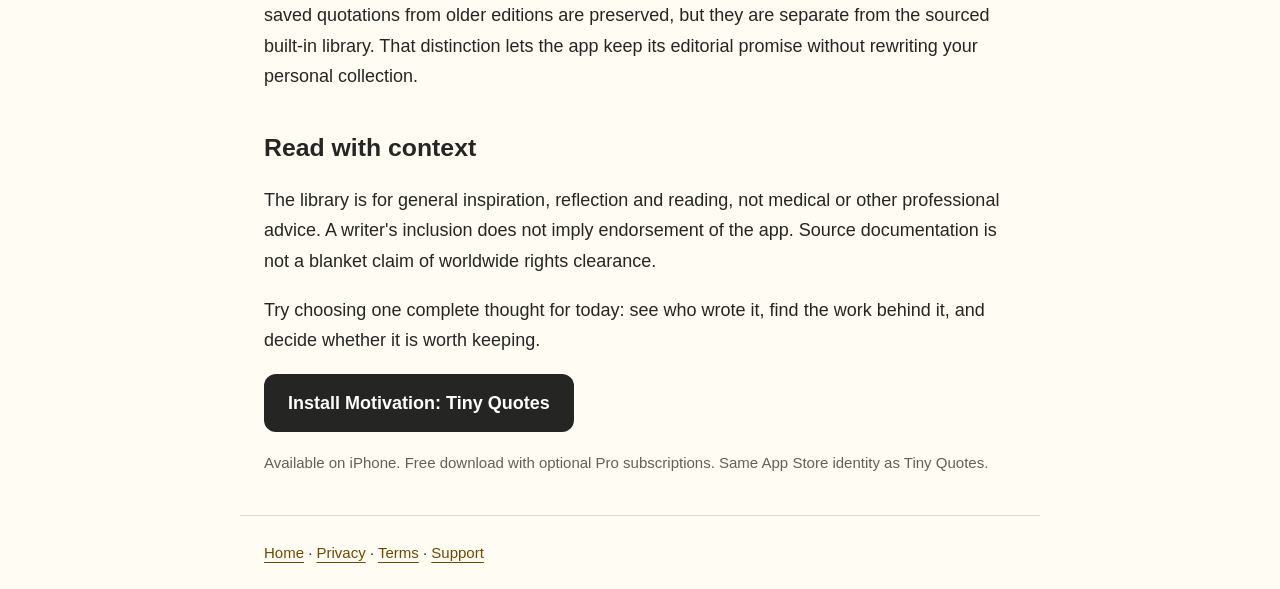
<file: quotes-with-sources/index.html>
<!doctype html>
<html lang="en"><head><meta charset="utf-8"><meta name="viewport" content="width=device-width,initial-scale=1">
<title>Quotes With Authors &amp; Sources — Motivation: Tiny Quotes</title>
<meta name="description" content="Find the author, work and source behind a quote. Explore 1,000 sourced quotations in Motivation: Tiny Quotes, with short widget quotes and longer offline reading.">
<link rel="canonical" href="https://tinyquotesapp.github.io/quotes-with-sources/"><link rel="icon" href="/favicon.png"><link rel="stylesheet" href="/guide.css">
<meta property="og:title" content="Real Authors. Visible Sources."><meta property="og:description" content="A quotation should have more than a name attached. Discover its writer, work and context."><meta property="og:type" content="article"><meta property="og:url" content="https://tinyquotesapp.github.io/quotes-with-sources/"><meta property="og:image" content="https://tinyquotesapp.github.io/og-image.png">
</head><body><nav><a href="/">Motivation: Tiny Quotes</a><a href="/iphone-quote-widgets/">Widget setup</a></nav><main>
<p class="meta">Updated 20 October 2026 · Reading guide</p><h1>A good quote should have a source</h1>
<p>Recognizing a writer's name is not the same as knowing where a sentence came from. A quotation may come from an essay, a poem, a fictional character's conversation or a particular translation. Those differences matter when you want to understand the words rather than just collect them.</p>
<p>Motivation: Tiny Quotes has a built-in editorial library of <strong>1,000 sourced quotations by 52 writers</strong>, across centuries and perspectives. It includes nonfiction, poetry and identified fictional passages. The author's wording is retained; synthetic affirmations are not relabeled as famous quotations.</p>
<h2>What you can check inside the app</h2><ol><li>Read a quote and its full author name on the main quote screen.</li><li>Tap the work/source label below the author.</li><li>Check the named work, passage locator, edition and translator when applicable.</li><li>Open the external source link if you want to read more. This last step requires internet; the bundled quotation and source details can be read offline.</li></ol>
<h2>Exact wording is only the beginning</h2><p>Finding words in a book is not enough if they were written by its editor, quoted from someone else or spoken by a fictional character. The library's source notes identify literary context. A fictional line remains a literary passage, not a claim that its novelist personally gave the reader that advice.</p><p>A translation is also a particular writer's English rendering. The source information names the translator where applicable, rather than presenting different translations as interchangeable wording.</p>
<h2>Short quotes for widgets; space for longer reading</h2><p>A Lock Screen has a different job from a reading screen. Its quotation must fit together with the author's name. The app keeps separate fit-selected pools for Small and Medium Home Screen widgets and Inline, Rectangular and Circular Lock Screen styles. A longer passage belongs in the app, not squeezed into a tiny slot.</p><p><a href="/iphone-quote-widgets/">Follow the iPhone widget setup guide</a> to choose a style. Widgets require iOS 17 or later and are free; Pro is not required.</p>
<h2>Keep a personal collection</h2><p>Save the words that mean something to you in Favorites. Your own private custom writing and saved quotations from older editions are preserved, but they are separate from the sourced built-in library. That distinction lets the app keep its editorial promise without rewriting your personal collection.</p>
<h2>Read with context</h2><p>The library is for general inspiration, reflection and reading, not medical or other professional advice. A writer's inclusion does not imply endorsement of the app. Source documentation is not a blanket claim of worldwide rights clearance.</p><p>Try choosing one complete thought for today: see who wrote it, find the work behind it, and decide whether it is worth keeping.</p>
<p><a class="cta" href="https://apps.apple.com/app/id6782408726">Install Motivation: Tiny Quotes</a></p><p class="meta">Available on iPhone. Free download with optional Pro subscriptions. Same App Store identity as Tiny Quotes.</p>
</main><footer><a href="/">Home</a> · <a href="/privacy/">Privacy</a> · <a href="/terms/">Terms</a> · <a href="mailto:tinyquotesapp@gmail.com">Support</a></footer></body></html>
</file>
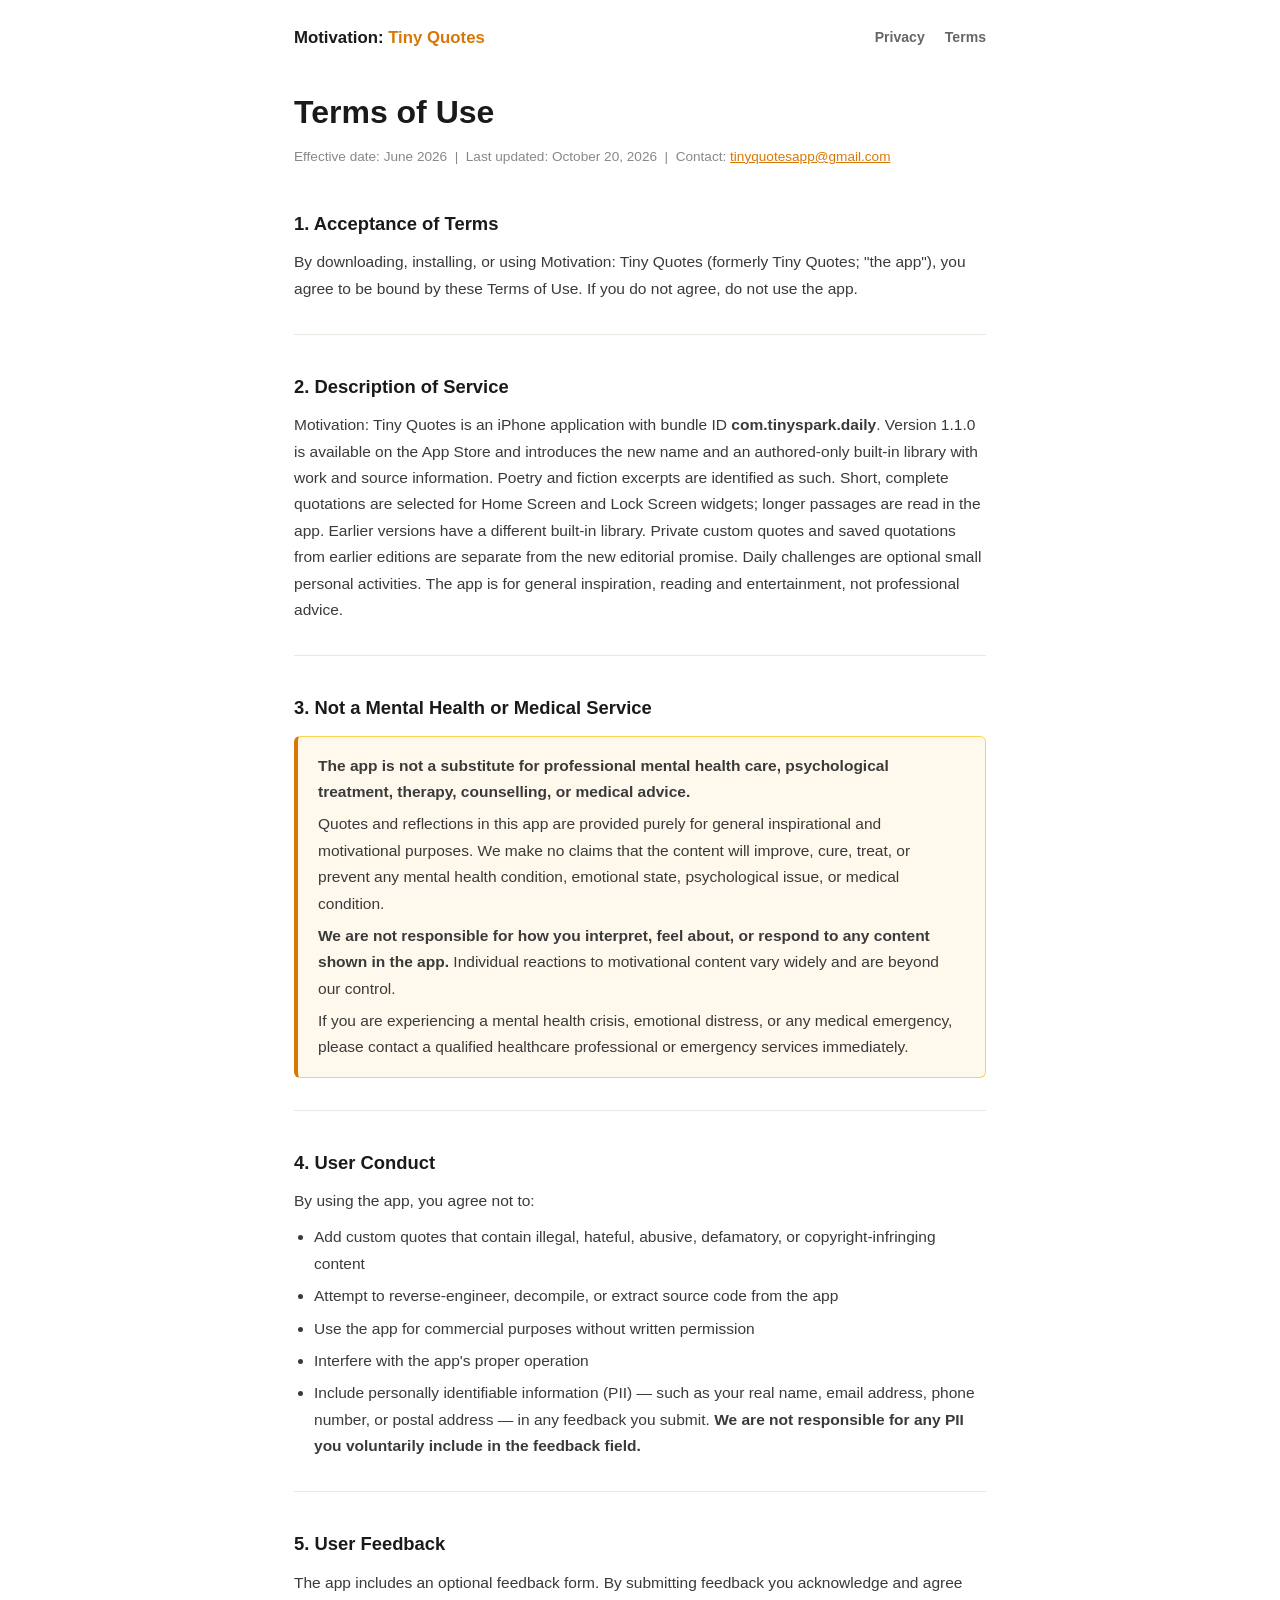
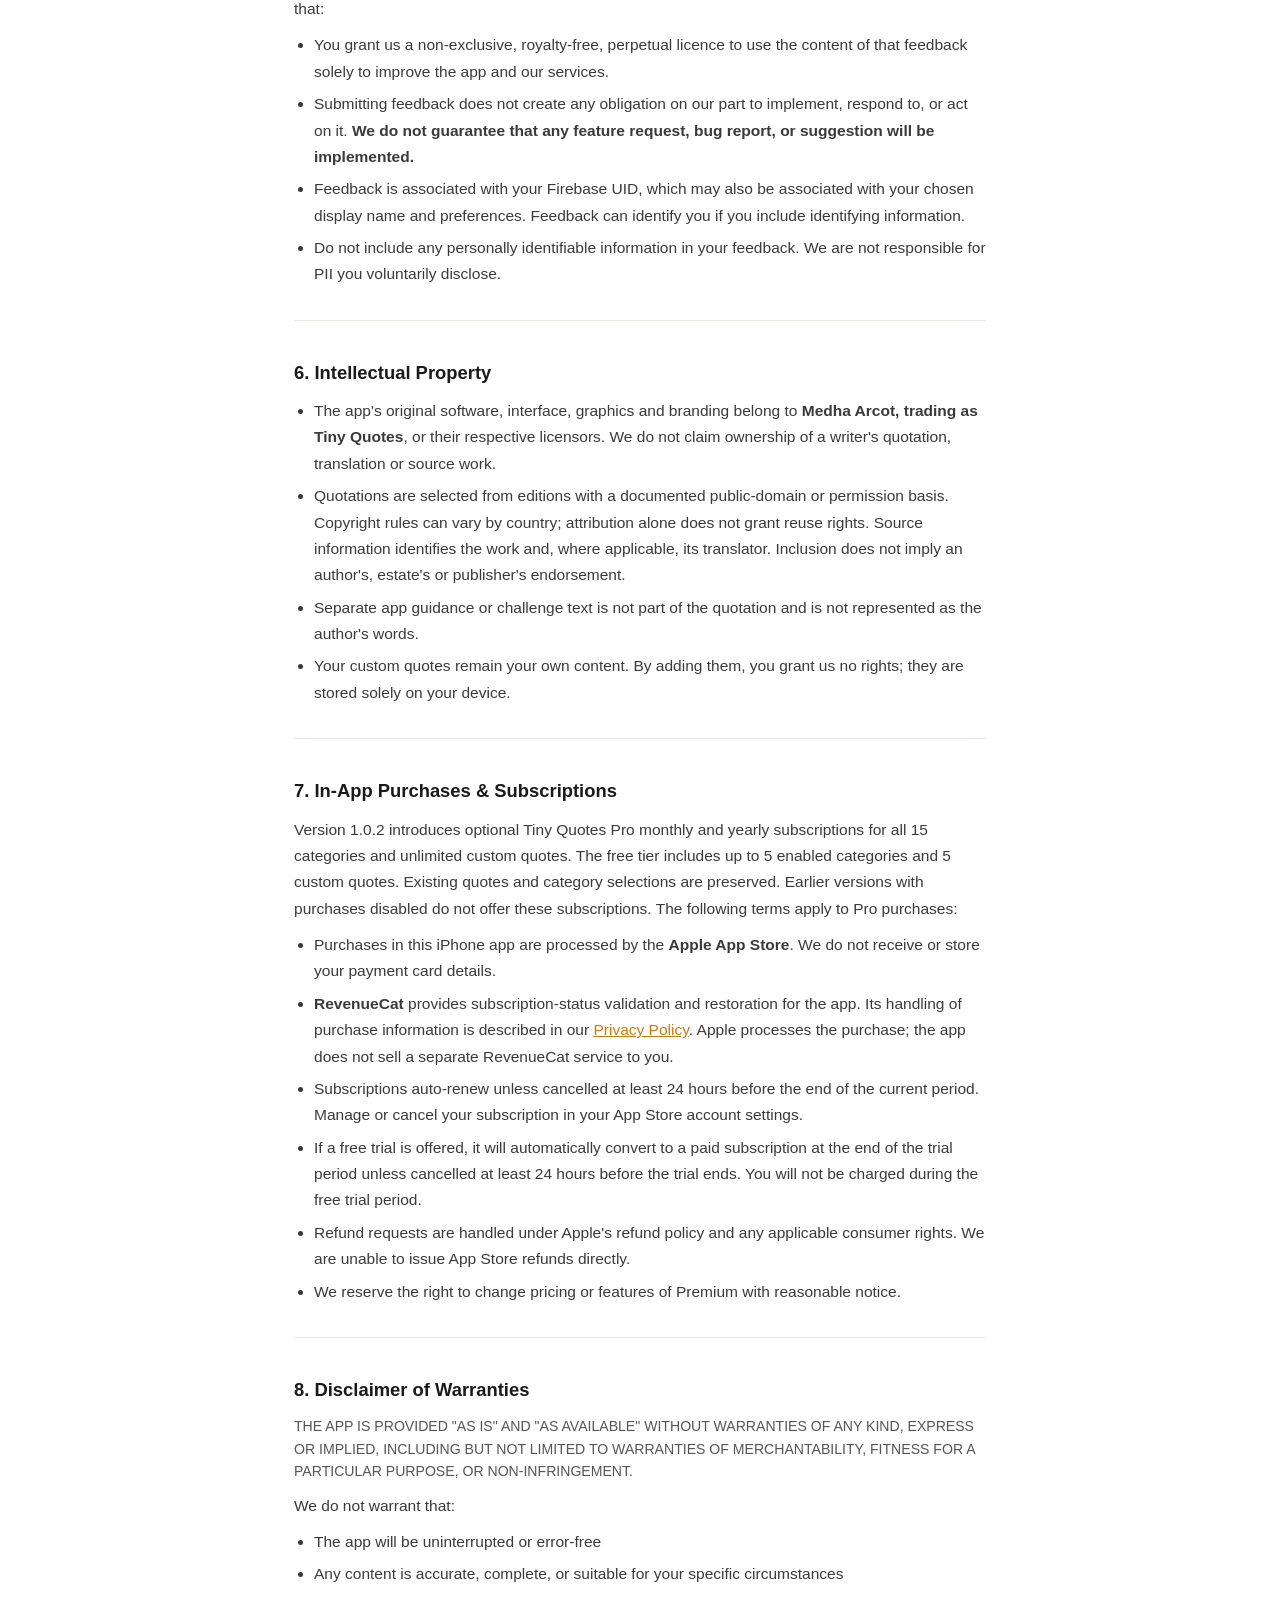
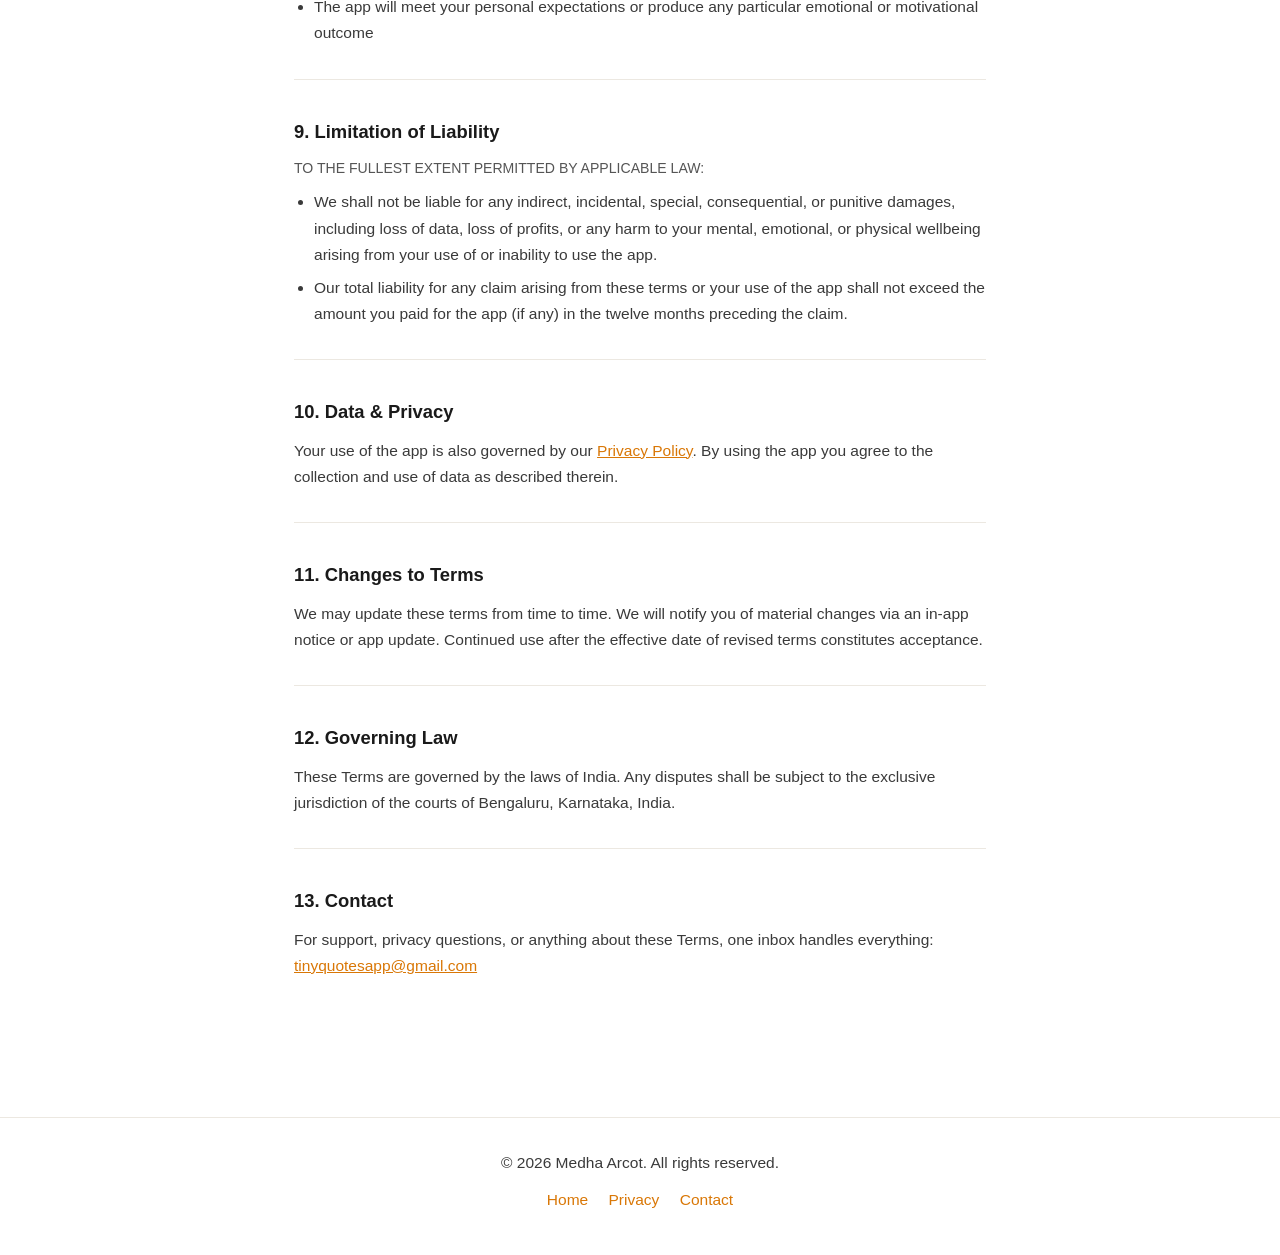
<file: terms/index.html>
<!DOCTYPE html>
<html lang="en">
<head>
  <meta charset="UTF-8" />
  <meta name="viewport" content="width=device-width, initial-scale=1.0" />
  <title>Terms of Use — Motivation: Tiny Quotes</title>
  <link rel="icon" href="/favicon.png" />
  <link rel="apple-touch-icon" href="/apple-touch-icon.png" />
  <link rel="canonical" href="https://tinyquotesapp.github.io/terms/" />
  <style>
    *, *::before, *::after { box-sizing: border-box; margin: 0; padding: 0; }
    body {
      font-family: -apple-system, BlinkMacSystemFont, 'Segoe UI', Roboto, Helvetica, Arial, sans-serif;
      background: #ffffff;
      color: #2c2c2c;
      line-height: 1.7;
    }
    .topnav { max-width: 740px; margin: 0 auto; padding: 24px 24px 0; display: flex; justify-content: space-between; align-items: center; }
    .topnav .brand { font-weight: 800; font-size: 1.05rem; color: #1a1a1a; text-decoration: none; }
    .topnav .brand span { color: #d97706; }
    .topnav .links { display: flex; gap: 20px; }
    .topnav .links a { color: #666; text-decoration: none; font-size: 0.88rem; font-weight: 600; }
    .topnav .links a:hover { color: #d97706; }
    .container { max-width: 740px; margin: 0 auto 48px; padding: 32px 24px 80px; }
    h1 { font-size: 2rem; font-weight: 700; color: #1a1a1a; margin-bottom: 6px; }
    .meta { font-size: 0.85rem; color: #888; margin-bottom: 40px; }
    h2 { font-size: 1.15rem; font-weight: 700; color: #1a1a1a; margin: 36px 0 10px; }
    p, li { font-size: 0.97rem; color: #3a3a3a; margin-bottom: 10px; }
    ul { padding-left: 20px; margin-bottom: 12px; }
    li { margin-bottom: 6px; }
    .warning-box {
      background: #fef9ec;
      border: 1px solid #fcd34d;
      border-left: 4px solid #d97706;
      border-radius: 6px;
      padding: 16px 20px;
      margin: 12px 0 20px;
    }
    .warning-box p { margin-bottom: 6px; }
    .warning-box p:last-child { margin-bottom: 0; }
    a { color: #d97706; }
    .divider { border: none; border-top: 1px solid #ece8e1; margin: 32px 0; }
    .caps { font-size: 0.88rem; color: #555; line-height: 1.6; }
    footer { text-align: center; font-size: 0.8rem; color: #aaa; padding: 32px 24px; border-top: 1px solid #ece8e1; margin-top: 40px; }
    footer a { color: #d97706; text-decoration: none; margin: 0 8px; }
    footer a:hover { text-decoration: underline; }
  </style>
</head>
<body>
<nav class="topnav">
  <a class="brand" href="/">Motivation: <span>Tiny Quotes</span></a>
  <div class="links">
    <a href="/privacy">Privacy</a>
    <a href="/terms">Terms</a>
  </div>
</nav>
<div class="container">
  <h1>Terms of Use</h1>
  <p class="meta">Effective date: June 2026 &nbsp;|&nbsp; Last updated: October 20, 2026 &nbsp;|&nbsp; Contact: <a href="mailto:tinyquotesapp@gmail.com">tinyquotesapp@gmail.com</a></p>

  <h2>1. Acceptance of Terms</h2>
  <p>By downloading, installing, or using Motivation: Tiny Quotes (formerly Tiny Quotes; "the app"), you agree to be bound by these Terms of Use. If you do not agree, do not use the app.</p>

  <hr class="divider" />

  <h2>2. Description of Service</h2>
  <p>Motivation: Tiny Quotes is an iPhone application with bundle ID <strong>com.tinyspark.daily</strong>. Version 1.1.0 is available on the App Store and introduces the new name and an authored-only built-in library with work and source information. Poetry and fiction excerpts are identified as such. Short, complete quotations are selected for Home Screen and Lock Screen widgets; longer passages are read in the app. Earlier versions have a different built-in library. Private custom quotes and saved quotations from earlier editions are separate from the new editorial promise. Daily challenges are optional small personal activities. The app is for general inspiration, reading and entertainment, not professional advice.</p>

  <hr class="divider" />

  <h2>3. Not a Mental Health or Medical Service</h2>
  <div class="warning-box">
    <p><strong>The app is not a substitute for professional mental health care, psychological treatment, therapy, counselling, or medical advice.</strong></p>
    <p>Quotes and reflections in this app are provided purely for general inspirational and motivational purposes. We make no claims that the content will improve, cure, treat, or prevent any mental health condition, emotional state, psychological issue, or medical condition.</p>
    <p><strong>We are not responsible for how you interpret, feel about, or respond to any content shown in the app.</strong> Individual reactions to motivational content vary widely and are beyond our control.</p>
    <p>If you are experiencing a mental health crisis, emotional distress, or any medical emergency, please contact a qualified healthcare professional or emergency services immediately.</p>
  </div>

  <hr class="divider" />

  <h2>4. User Conduct</h2>
  <p>By using the app, you agree not to:</p>
  <ul>
    <li>Add custom quotes that contain illegal, hateful, abusive, defamatory, or copyright-infringing content</li>
    <li>Attempt to reverse-engineer, decompile, or extract source code from the app</li>
    <li>Use the app for commercial purposes without written permission</li>
    <li>Interfere with the app's proper operation</li>
    <li>Include personally identifiable information (PII) — such as your real name, email address, phone number, or postal address — in any feedback you submit. <strong>We are not responsible for any PII you voluntarily include in the feedback field.</strong></li>
  </ul>

  <hr class="divider" />

  <h2>5. User Feedback</h2>
  <p>The app includes an optional feedback form. By submitting feedback you acknowledge and agree that:</p>
  <ul>
    <li>You grant us a non-exclusive, royalty-free, perpetual licence to use the content of that feedback solely to improve the app and our services.</li>
    <li>Submitting feedback does not create any obligation on our part to implement, respond to, or act on it. <strong>We do not guarantee that any feature request, bug report, or suggestion will be implemented.</strong></li>
    <li>Feedback is associated with your Firebase UID, which may also be associated with your chosen display name and preferences. Feedback can identify you if you include identifying information.</li>
    <li>Do not include any personally identifiable information in your feedback. We are not responsible for PII you voluntarily disclose.</li>
  </ul>

  <hr class="divider" />

  <h2>6. Intellectual Property</h2>
  <ul>
    <li>The app's original software, interface, graphics and branding belong to <strong>Medha Arcot, trading as Tiny Quotes</strong>, or their respective licensors. We do not claim ownership of a writer's quotation, translation or source work.</li>
    <li>Quotations are selected from editions with a documented public-domain or permission basis. Copyright rules can vary by country; attribution alone does not grant reuse rights. Source information identifies the work and, where applicable, its translator. Inclusion does not imply an author's, estate's or publisher's endorsement.</li>
    <li>Separate app guidance or challenge text is not part of the quotation and is not represented as the author's words.</li>
    <li>Your custom quotes remain your own content. By adding them, you grant us no rights; they are stored solely on your device.</li>
  </ul>

  <hr class="divider" />

  <h2>7. In-App Purchases &amp; Subscriptions</h2>
  <p>Version 1.0.2 introduces optional Tiny Quotes Pro monthly and yearly subscriptions for all 15 categories and unlimited custom quotes. The free tier includes up to 5 enabled categories and 5 custom quotes. Existing quotes and category selections are preserved. Earlier versions with purchases disabled do not offer these subscriptions. The following terms apply to Pro purchases:</p>
  <ul>
    <li>Purchases in this iPhone app are processed by the <strong>Apple App Store</strong>. We do not receive or store your payment card details.</li>
    <li><strong>RevenueCat</strong> provides subscription-status validation and restoration for the app. Its handling of purchase information is described in our <a href="/privacy">Privacy Policy</a>. Apple processes the purchase; the app does not sell a separate RevenueCat service to you.</li>
    <li>Subscriptions auto-renew unless cancelled at least 24 hours before the end of the current period. Manage or cancel your subscription in your App Store account settings.</li>
    <li>If a free trial is offered, it will automatically convert to a paid subscription at the end of the trial period unless cancelled at least 24 hours before the trial ends. You will not be charged during the free trial period.</li>
    <li>Refund requests are handled under Apple's refund policy and any applicable consumer rights. We are unable to issue App Store refunds directly.</li>
    <li>We reserve the right to change pricing or features of Premium with reasonable notice.</li>
  </ul>

  <hr class="divider" />

  <h2>8. Disclaimer of Warranties</h2>
  <p class="caps">THE APP IS PROVIDED "AS IS" AND "AS AVAILABLE" WITHOUT WARRANTIES OF ANY KIND, EXPRESS OR IMPLIED, INCLUDING BUT NOT LIMITED TO WARRANTIES OF MERCHANTABILITY, FITNESS FOR A PARTICULAR PURPOSE, OR NON-INFRINGEMENT.</p>
  <p>We do not warrant that:</p>
  <ul>
    <li>The app will be uninterrupted or error-free</li>
    <li>Any content is accurate, complete, or suitable for your specific circumstances</li>
    <li>The app will meet your personal expectations or produce any particular emotional or motivational outcome</li>
  </ul>

  <hr class="divider" />

  <h2>9. Limitation of Liability</h2>
  <p class="caps">TO THE FULLEST EXTENT PERMITTED BY APPLICABLE LAW:</p>
  <ul>
    <li>We shall not be liable for any indirect, incidental, special, consequential, or punitive damages, including loss of data, loss of profits, or any harm to your mental, emotional, or physical wellbeing arising from your use of or inability to use the app.</li>
    <li>Our total liability for any claim arising from these terms or your use of the app shall not exceed the amount you paid for the app (if any) in the twelve months preceding the claim.</li>
  </ul>

  <hr class="divider" />

  <h2>10. Data &amp; Privacy</h2>
  <p>Your use of the app is also governed by our <a href="/privacy">Privacy Policy</a>. By using the app you agree to the collection and use of data as described therein.</p>

  <hr class="divider" />

  <h2>11. Changes to Terms</h2>
  <p>We may update these terms from time to time. We will notify you of material changes via an in-app notice or app update. Continued use after the effective date of revised terms constitutes acceptance.</p>

  <hr class="divider" />

  <h2>12. Governing Law</h2>
  <p>These Terms are governed by the laws of India. Any disputes shall be subject to the exclusive jurisdiction of the courts of Bengaluru, Karnataka, India.</p>

  <hr class="divider" />

  <h2>13. Contact</h2>
  <p>For support, privacy questions, or anything about these Terms, one inbox handles everything:<br />
  <a href="mailto:tinyquotesapp@gmail.com">tinyquotesapp@gmail.com</a></p>
</div>

<footer>
  <p>© 2026 Medha Arcot. All rights reserved.</p>
  <p style="margin-top:8px;">
    <a href="/">Home</a>
    <a href="/privacy">Privacy</a>
    <a href="mailto:tinyquotesapp@gmail.com">Contact</a>
  </p>
</footer>

</body>
</html>
</file>
<file: guide.css>
*{box-sizing:border-box}body{margin:0;background:#fffcf3;color:#252523;font:18px/1.7 -apple-system,BlinkMacSystemFont,"Segoe UI",sans-serif}main,nav,footer{max-width:800px;margin:auto;padding:24px}nav{display:flex;gap:24px;flex-wrap:wrap}a{color:#734700;text-underline-offset:4px}a:focus-visible{outline:3px solid #252523;outline-offset:5px}h1{font-size:clamp(2rem,5vw,3rem);line-height:1.1;letter-spacing:-1px}h2{font-size:1.55rem;margin-top:40px;line-height:1.3}h3{font-size:1.2rem;margin-top:30px}li{margin:12px 0}.meta{font-size:15px;color:#63605a}.callout{background:#fff1ab;border:1px solid #e3c94d;padding:22px;border-radius:16px}.cta{display:inline-block;background:#252523;color:white;padding:14px 24px;border-radius:12px;text-decoration:none;font-weight:700}footer{border-top:1px solid #dfd8c9;font-size:15px}img{max-width:100%;height:auto}
</file>
